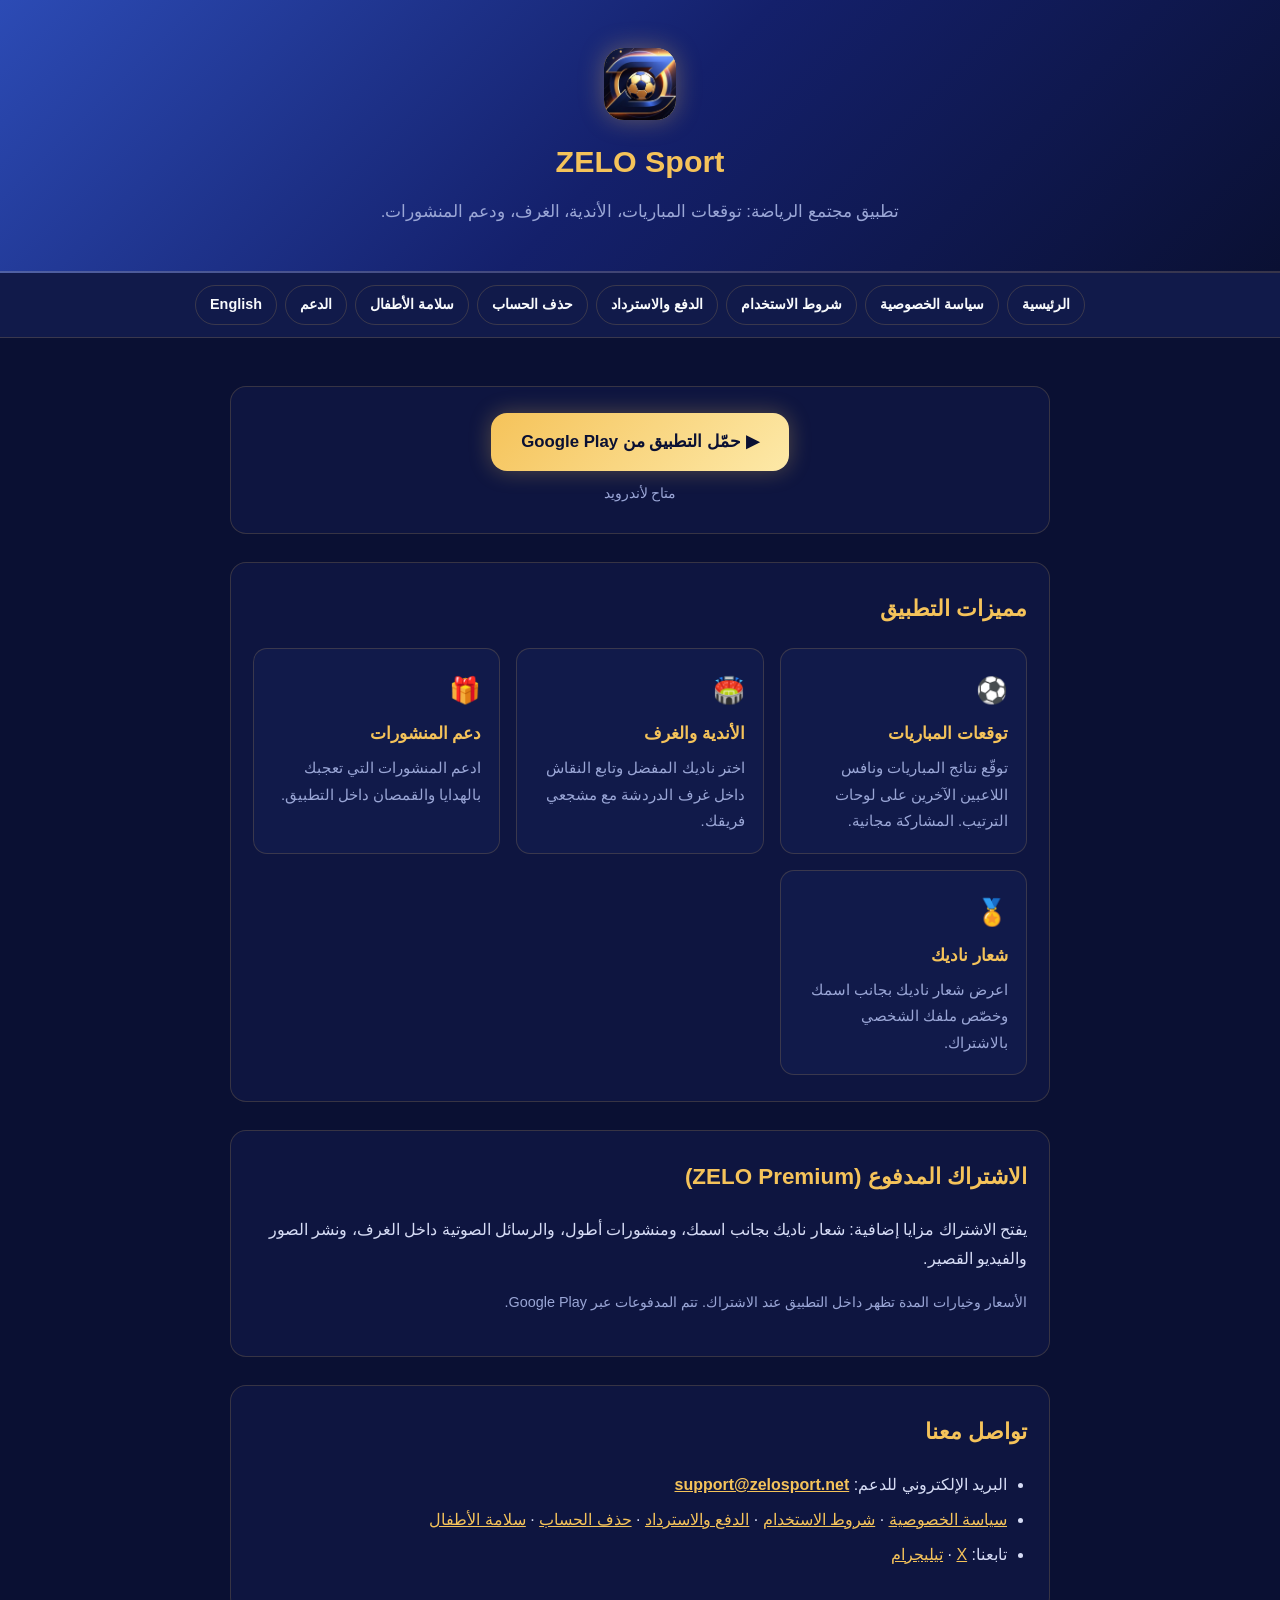
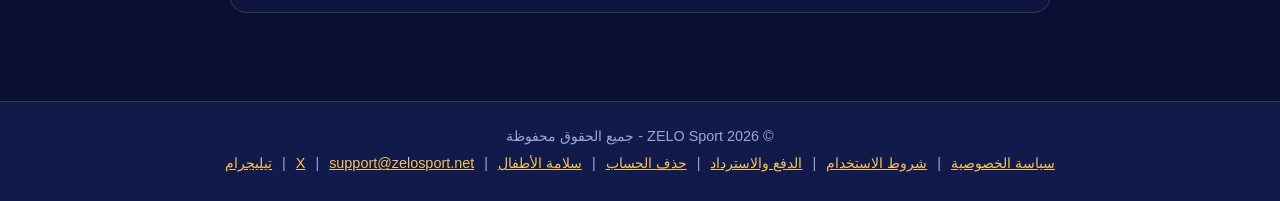
<file: index.html>
<!DOCTYPE html>
<html lang="ar" dir="rtl">
<head>
<meta charset="UTF-8">
<meta name="viewport" content="width=device-width, initial-scale=1.0">
<meta name="monetag" content="fd32c4043058c1253eafb8f09c22be37">
<title>ZELO Sport - الصفحة الرسمية</title>
<meta name="description" content="تطبيق مجتمع الرياضة: توقعات المباريات، الأندية، الغرف، ودعم المنشورات.">
<meta name="theme-color" content="#0a1033">
<link rel="canonical" href="https://zelosport.net/">
<link rel="alternate" hreflang="ar" href="https://zelosport.net/">
<link rel="alternate" hreflang="en" href="https://zelosport.net/index-en.html">
<link rel="icon" href="favicon.svg" type="image/svg+xml">
<meta property="og:type" content="website">
<meta property="og:site_name" content="ZELO Sport">
<meta property="og:title" content="ZELO Sport - الصفحة الرسمية">
<meta property="og:description" content="تطبيق مجتمع الرياضة: توقعات المباريات، الأندية، الغرف، ودعم المنشورات.">
<meta property="og:url" content="https://zelosport.net/">
<meta property="og:image" content="https://zelosport.net/king-logo.jpg">
<link rel="stylesheet" href="style.css">
</head>
<body>
<header>
<div class="logo"><img src="king-logo.jpg" alt="ZELO Sport" onerror="this.remove()">Z</div>
<h1>ZELO Sport</h1>
<p>تطبيق مجتمع الرياضة: توقعات المباريات، الأندية، الغرف، ودعم المنشورات.</p>
</header>
<nav class="toc">
<a href="index.html">الرئيسية</a><a href="privacy.html">سياسة الخصوصية</a><a href="terms.html">شروط الاستخدام</a><a href="refunds.html">الدفع والاسترداد</a><a href="delete-account.html">حذف الحساب</a><a href="child-safety.html">سلامة الأطفال</a><a href="mailto:support@zelosport.net">الدعم</a><a href="index-en.html" hreflang="en">English</a>
</nav>
<div class="container">
<section class="dl-box">
<a class="dl" href="https://play.google.com/store/apps/details?id=com.zelosport.app" target="_blank" rel="noopener">&#9654; حمّل التطبيق من Google Play</a>
<p class="muted">متاح لأندرويد</p>
</section>

<section id="features">
<h2>مميزات التطبيق</h2>
<div class="features">
<div class="card"><div class="icon">⚽</div><h3>توقعات المباريات</h3><p>توقّع نتائج المباريات ونافس اللاعبين الآخرين على لوحات الترتيب. المشاركة مجانية.</p></div>
<div class="card"><div class="icon">🏟️</div><h3>الأندية والغرف</h3><p>اختر ناديك المفضل وتابع النقاش داخل غرف الدردشة مع مشجعي فريقك.</p></div>
<div class="card"><div class="icon">🎁</div><h3>دعم المنشورات</h3><p>ادعم المنشورات التي تعجبك بالهدايا والقمصان داخل التطبيق.</p></div>
<div class="card"><div class="icon">🏅</div><h3>شعار ناديك</h3><p>اعرض شعار ناديك بجانب اسمك وخصّص ملفك الشخصي بالاشتراك.</p></div>
</div>
</section>
<section id="premium">
<h2>الاشتراك المدفوع (ZELO Premium)</h2>
<p>يفتح الاشتراك مزايا إضافية: شعار ناديك بجانب اسمك، ومنشورات أطول، والرسائل الصوتية داخل الغرف، ونشر الصور والفيديو القصير.</p>
<p class="muted">الأسعار وخيارات المدة تظهر داخل التطبيق عند الاشتراك. تتم المدفوعات عبر Google Play.</p>
</section>
<section id="contact">
<h2>تواصل معنا</h2>
<ul>
<li>البريد الإلكتروني للدعم: <a href="mailto:support@zelosport.net"><strong>support@zelosport.net</strong></a></li>
<li><a href="privacy.html">سياسة الخصوصية</a> · <a href="terms.html">شروط الاستخدام</a> · <a href="refunds.html">الدفع والاسترداد</a> · <a href="delete-account.html">حذف الحساب</a> · <a href="child-safety.html">سلامة الأطفال</a></li>
<li>تابعنا: <a href="https://x.com/Zelo_Sport" target="_blank" rel="noopener">X</a> · <a href="https://t.me/ZeloSport" target="_blank" rel="noopener">تيليجرام</a></li>
</ul>
</section>

</div>
<footer>
&copy; 2026 ZELO Sport - جميع الحقوق محفوظة<br>
<a href="privacy.html">سياسة الخصوصية</a> |
<a href="terms.html">شروط الاستخدام</a> |
<a href="refunds.html">الدفع والاسترداد</a> |
<a href="delete-account.html">حذف الحساب</a> |
<a href="child-safety.html">سلامة الأطفال</a> |
<a href="mailto:support@zelosport.net">support@zelosport.net</a> |
<a href="https://x.com/Zelo_Sport" target="_blank" rel="noopener">X</a> |
<a href="https://t.me/ZeloSport" target="_blank" rel="noopener">تيليجرام</a>
</footer>
</body>
</html>
</file>
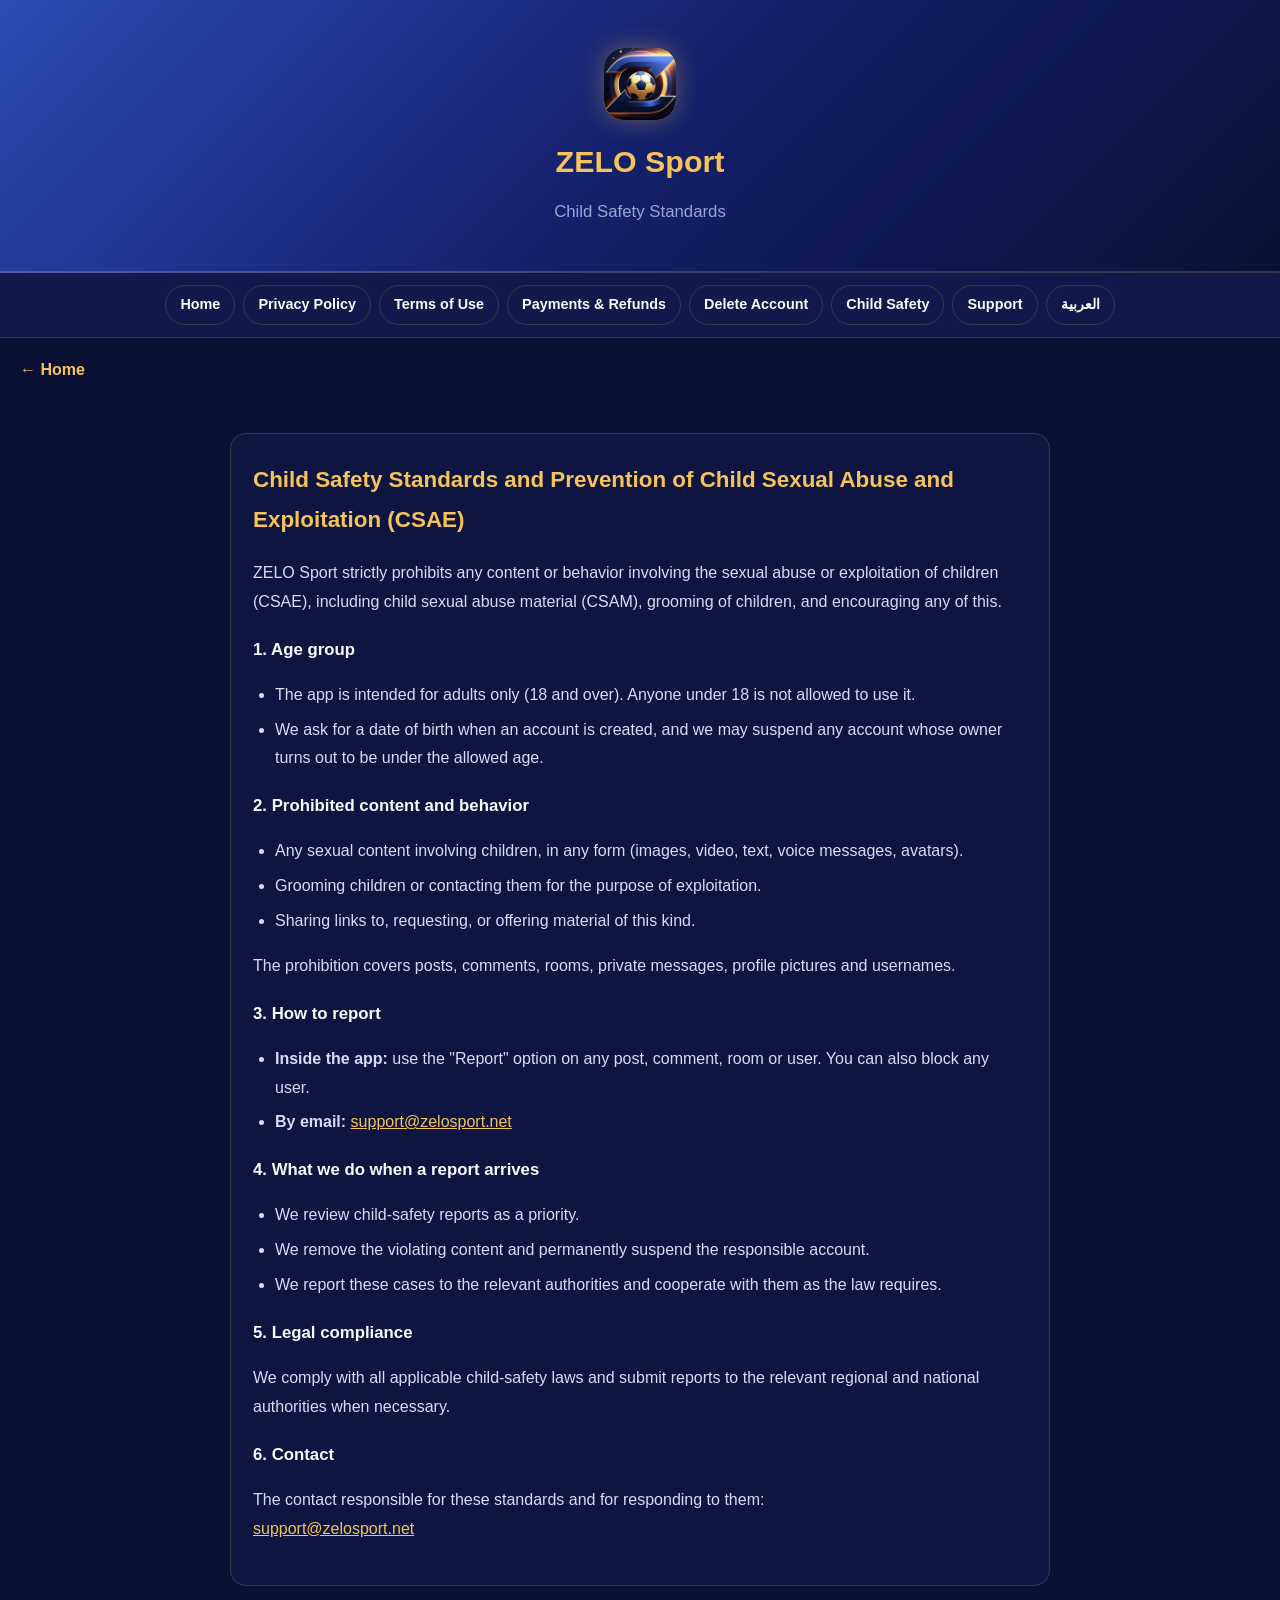
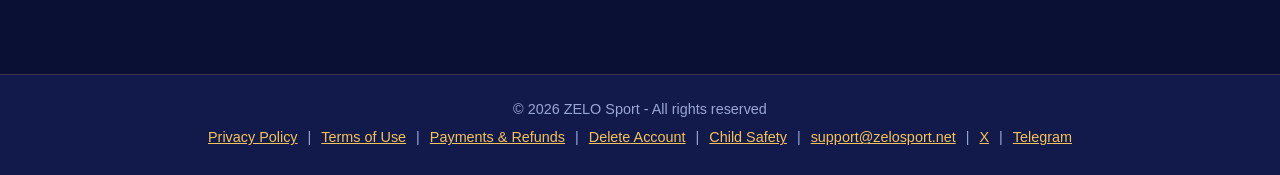
<file: child-safety-en.html>
<!DOCTYPE html>
<html lang="en" dir="ltr">
<head>
<meta charset="UTF-8">
<meta name="viewport" content="width=device-width, initial-scale=1.0">
<title>Child Safety Standards - ZELO Sport</title>
<meta name="description" content="ZELO Sport standards against child sexual abuse and exploitation (CSAE).">
<meta name="theme-color" content="#0a1033">
<link rel="canonical" href="https://zelosport.net/child-safety-en.html">
<link rel="alternate" hreflang="ar" href="https://zelosport.net/child-safety.html">
<link rel="alternate" hreflang="en" href="https://zelosport.net/child-safety-en.html">
<link rel="icon" href="favicon.svg" type="image/svg+xml">
<meta property="og:type" content="website">
<meta property="og:site_name" content="ZELO Sport">
<meta property="og:title" content="Child Safety Standards - ZELO Sport">
<meta property="og:description" content="ZELO Sport standards against child sexual abuse and exploitation (CSAE).">
<meta property="og:url" content="https://zelosport.net/child-safety-en.html">
<meta property="og:image" content="https://zelosport.net/king-logo.jpg">
<link rel="stylesheet" href="style.css">
</head>
<body>
<header>
<div class="logo"><img src="king-logo.jpg" alt="ZELO Sport" onerror="this.remove()">Z</div>
<h1>ZELO Sport</h1>
<p>Child Safety Standards</p>
</header>
<nav class="toc">
<a href="index-en.html">Home</a><a href="privacy-en.html">Privacy Policy</a><a href="terms-en.html">Terms of Use</a><a href="refunds-en.html">Payments &amp; Refunds</a><a href="delete-account-en.html">Delete Account</a><a href="child-safety-en.html">Child Safety</a><a href="mailto:support@zelosport.net">Support</a><a href="child-safety.html" hreflang="ar">العربية</a>
</nav>
<a class="back" href="index-en.html">← Home</a>
<div class="container">
<section>
<h2>Child Safety Standards and Prevention of Child Sexual Abuse and Exploitation (CSAE)</h2>

<p>ZELO Sport strictly prohibits any content or behavior involving the sexual abuse or exploitation of children (CSAE), including child sexual abuse material (CSAM), grooming of children, and encouraging any of this.</p>

<h3>1. Age group</h3>
<ul>
<li>The app is intended for adults only (18 and over). Anyone under 18 is not allowed to use it.</li>
<li>We ask for a date of birth when an account is created, and we may suspend any account whose owner turns out to be under the allowed age.</li>
</ul>

<h3>2. Prohibited content and behavior</h3>
<ul>
<li>Any sexual content involving children, in any form (images, video, text, voice messages, avatars).</li>
<li>Grooming children or contacting them for the purpose of exploitation.</li>
<li>Sharing links to, requesting, or offering material of this kind.</li>
</ul>
<p>The prohibition covers posts, comments, rooms, private messages, profile pictures and usernames.</p>

<h3>3. How to report</h3>
<ul>
<li><strong>Inside the app:</strong> use the "Report" option on any post, comment, room or user. You can also block any user.</li>
<li><strong>By email:</strong> <a href="mailto:support@zelosport.net">support@zelosport.net</a></li>
</ul>

<h3>4. What we do when a report arrives</h3>
<ul>
<li>We review child-safety reports as a priority.</li>
<li>We remove the violating content and permanently suspend the responsible account.</li>
<li>We report these cases to the relevant authorities and cooperate with them as the law requires.</li>
</ul>

<h3>5. Legal compliance</h3>
<p>We comply with all applicable child-safety laws and submit reports to the relevant regional and national authorities when necessary.</p>

<h3>6. Contact</h3>
<p>The contact responsible for these standards and for responding to them:<br>
<a href="mailto:support@zelosport.net">support@zelosport.net</a></p>
</section>
</div>
<footer>
&copy; 2026 ZELO Sport - All rights reserved<br>
<a href="privacy-en.html">Privacy Policy</a> |
<a href="terms-en.html">Terms of Use</a> |
<a href="refunds-en.html">Payments &amp; Refunds</a> |
<a href="delete-account-en.html">Delete Account</a> |
<a href="child-safety-en.html">Child Safety</a> |
<a href="mailto:support@zelosport.net">support@zelosport.net</a> |
<a href="https://x.com/Zelo_Sport" target="_blank" rel="noopener">X</a> |
<a href="https://t.me/ZeloSport" target="_blank" rel="noopener">Telegram</a>
</footer>
</body>
</html>
</file>
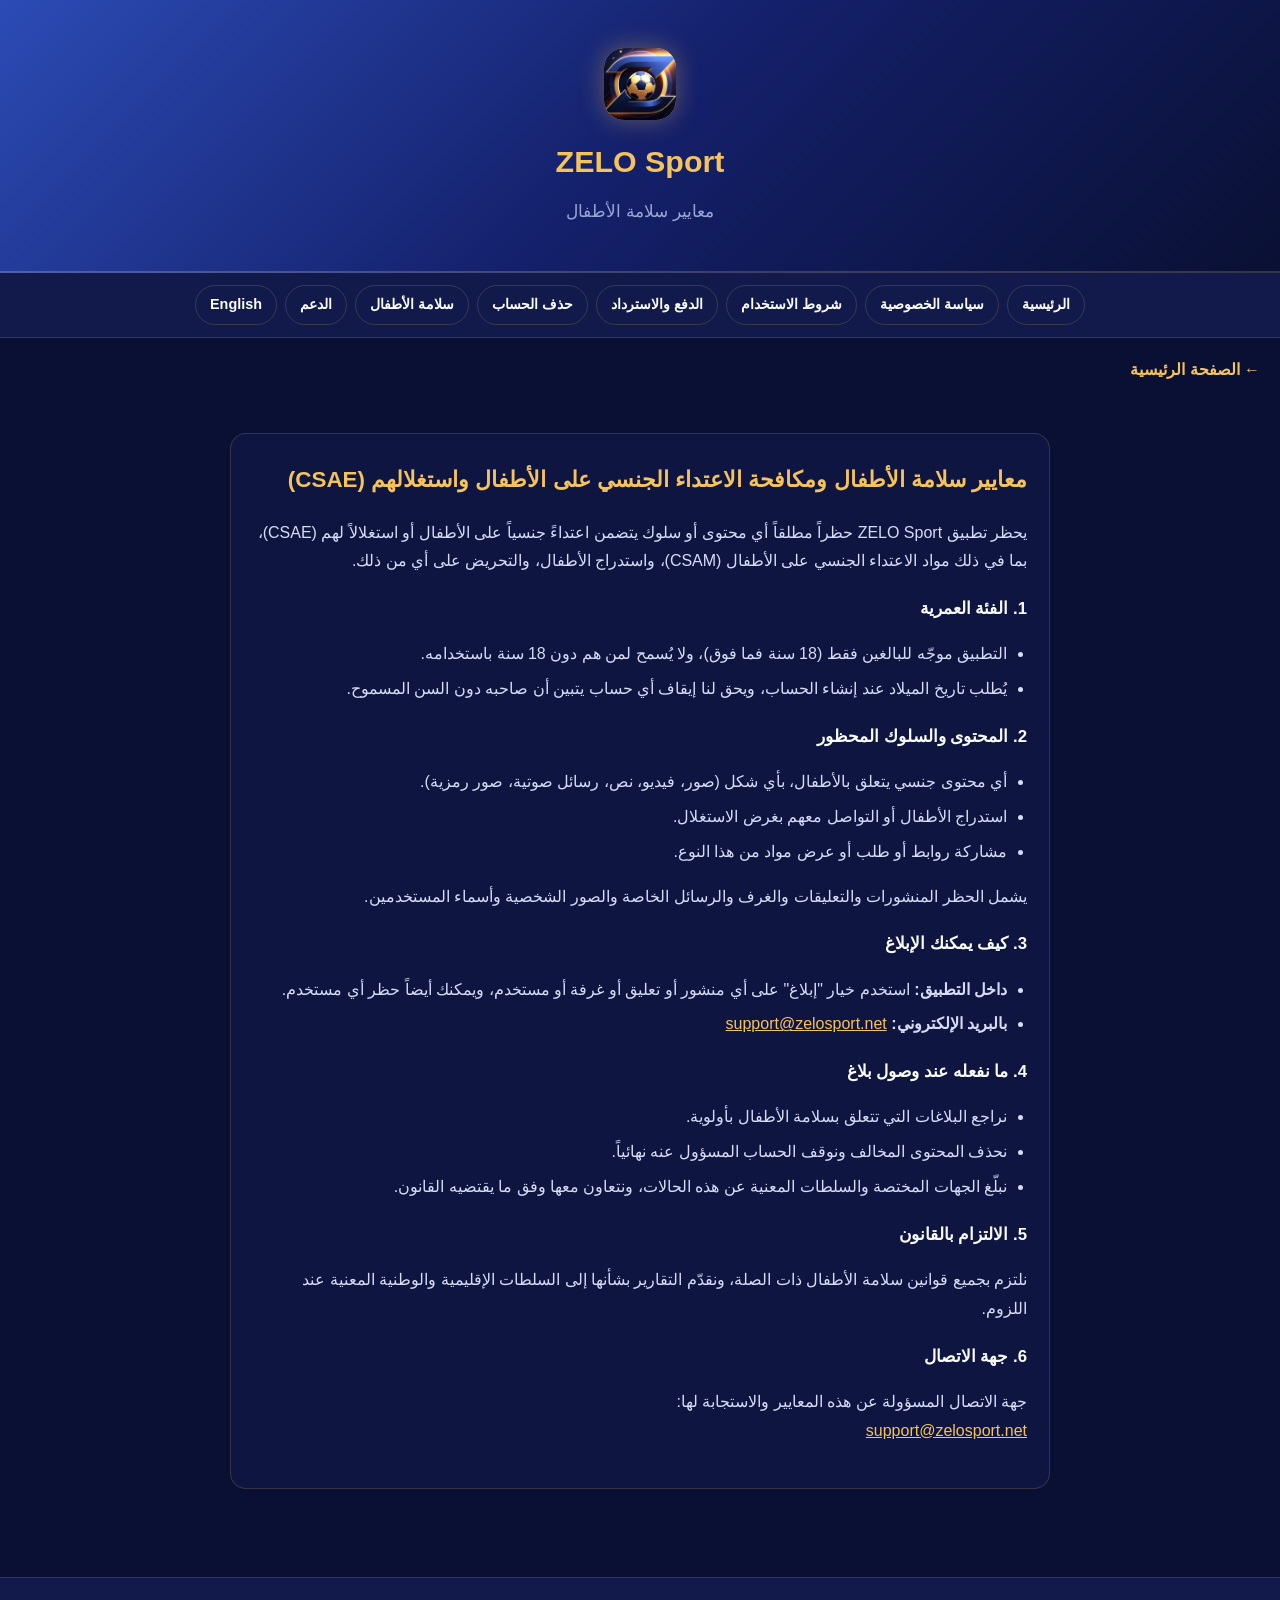
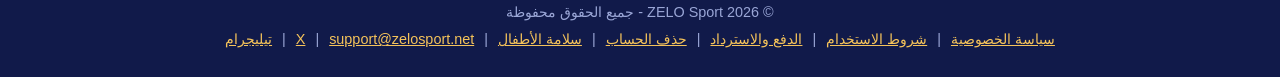
<file: child-safety.html>
<!DOCTYPE html>
<html lang="ar" dir="rtl">
<head>
<meta charset="UTF-8">
<meta name="viewport" content="width=device-width, initial-scale=1.0">
<title>معايير سلامة الأطفال - ZELO Sport</title>
<meta name="description" content="معايير ZELO Sport بشأن مكافحة الاعتداء الجنسي على الأطفال واستغلالهم (CSAE).">
<meta name="theme-color" content="#0a1033">
<link rel="canonical" href="https://zelosport.net/child-safety.html">
<link rel="alternate" hreflang="ar" href="https://zelosport.net/child-safety.html">
<link rel="alternate" hreflang="en" href="https://zelosport.net/child-safety-en.html">
<link rel="icon" href="favicon.svg" type="image/svg+xml">
<meta property="og:type" content="website">
<meta property="og:site_name" content="ZELO Sport">
<meta property="og:title" content="معايير سلامة الأطفال - ZELO Sport">
<meta property="og:description" content="معايير ZELO Sport بشأن مكافحة الاعتداء الجنسي على الأطفال واستغلالهم (CSAE).">
<meta property="og:url" content="https://zelosport.net/child-safety.html">
<meta property="og:image" content="https://zelosport.net/king-logo.jpg">
<link rel="stylesheet" href="style.css">
</head>
<body>
<header>
<div class="logo"><img src="king-logo.jpg" alt="ZELO Sport" onerror="this.remove()">Z</div>
<h1>ZELO Sport</h1>
<p>معايير سلامة الأطفال</p>
</header>
<nav class="toc">
<a href="index.html">الرئيسية</a><a href="privacy.html">سياسة الخصوصية</a><a href="terms.html">شروط الاستخدام</a><a href="refunds.html">الدفع والاسترداد</a><a href="delete-account.html">حذف الحساب</a><a href="child-safety.html">سلامة الأطفال</a><a href="mailto:support@zelosport.net">الدعم</a><a href="child-safety-en.html" hreflang="en">English</a>
</nav>
<a class="back" href="index.html">← الصفحة الرئيسية</a>
<div class="container">

<section>
<h2>معايير سلامة الأطفال ومكافحة الاعتداء الجنسي على الأطفال واستغلالهم (CSAE)</h2>

<p>يحظر تطبيق ZELO Sport حظراً مطلقاً أي محتوى أو سلوك يتضمن اعتداءً جنسياً على الأطفال أو استغلالاً لهم (CSAE)، بما في ذلك مواد الاعتداء الجنسي على الأطفال (CSAM)، واستدراج الأطفال، والتحريض على أي من ذلك.</p>

<h3>1. الفئة العمرية</h3>
<ul>
<li>التطبيق موجّه للبالغين فقط (18 سنة فما فوق)، ولا يُسمح لمن هم دون 18 سنة باستخدامه.</li>
<li>يُطلب تاريخ الميلاد عند إنشاء الحساب، ويحق لنا إيقاف أي حساب يتبين أن صاحبه دون السن المسموح.</li>
</ul>

<h3>2. المحتوى والسلوك المحظور</h3>
<ul>
<li>أي محتوى جنسي يتعلق بالأطفال، بأي شكل (صور، فيديو، نص، رسائل صوتية، صور رمزية).</li>
<li>استدراج الأطفال أو التواصل معهم بغرض الاستغلال.</li>
<li>مشاركة روابط أو طلب أو عرض مواد من هذا النوع.</li>
</ul>
<p>يشمل الحظر المنشورات والتعليقات والغرف والرسائل الخاصة والصور الشخصية وأسماء المستخدمين.</p>

<h3>3. كيف يمكنك الإبلاغ</h3>
<ul>
<li><strong>داخل التطبيق:</strong> استخدم خيار "إبلاغ" على أي منشور أو تعليق أو غرفة أو مستخدم، ويمكنك أيضاً حظر أي مستخدم.</li>
<li><strong>بالبريد الإلكتروني:</strong> <a href="mailto:support@zelosport.net">support@zelosport.net</a></li>
</ul>

<h3>4. ما نفعله عند وصول بلاغ</h3>
<ul>
<li>نراجع البلاغات التي تتعلق بسلامة الأطفال بأولوية.</li>
<li>نحذف المحتوى المخالف ونوقف الحساب المسؤول عنه نهائياً.</li>
<li>نبلّغ الجهات المختصة والسلطات المعنية عن هذه الحالات، ونتعاون معها وفق ما يقتضيه القانون.</li>
</ul>

<h3>5. الالتزام بالقانون</h3>
<p>نلتزم بجميع قوانين سلامة الأطفال ذات الصلة، ونقدّم التقارير بشأنها إلى السلطات الإقليمية والوطنية المعنية عند اللزوم.</p>

<h3>6. جهة الاتصال</h3>
<p>جهة الاتصال المسؤولة عن هذه المعايير والاستجابة لها:<br>
<a href="mailto:support@zelosport.net">support@zelosport.net</a></p>
</section>

</div>
<footer>
&copy; 2026 ZELO Sport - جميع الحقوق محفوظة<br>
<a href="privacy.html">سياسة الخصوصية</a> |
<a href="terms.html">شروط الاستخدام</a> |
<a href="refunds.html">الدفع والاسترداد</a> |
<a href="delete-account.html">حذف الحساب</a> |
<a href="child-safety.html">سلامة الأطفال</a> |
<a href="mailto:support@zelosport.net">support@zelosport.net</a> |
<a href="https://x.com/Zelo_Sport" target="_blank" rel="noopener">X</a> |
<a href="https://t.me/ZeloSport" target="_blank" rel="noopener">تيليجرام</a>
</footer>
</body>
</html>
</file>
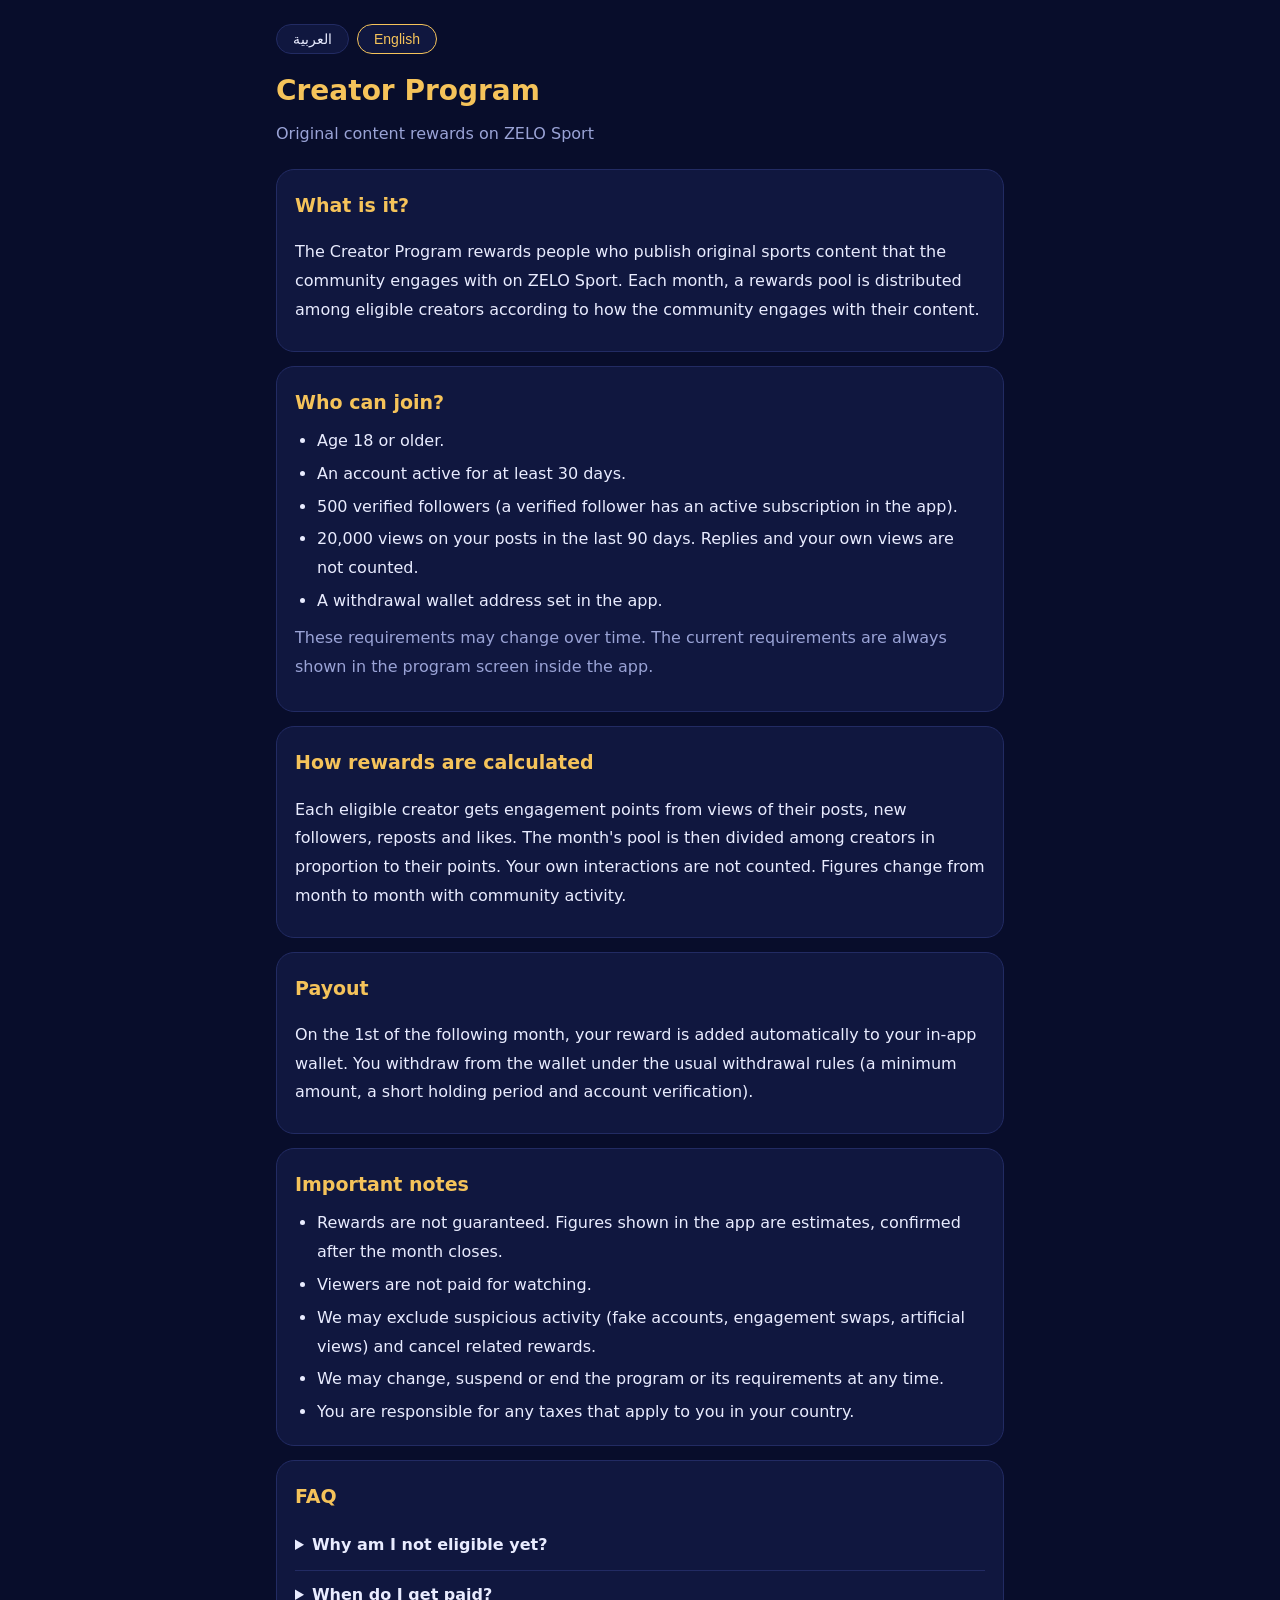
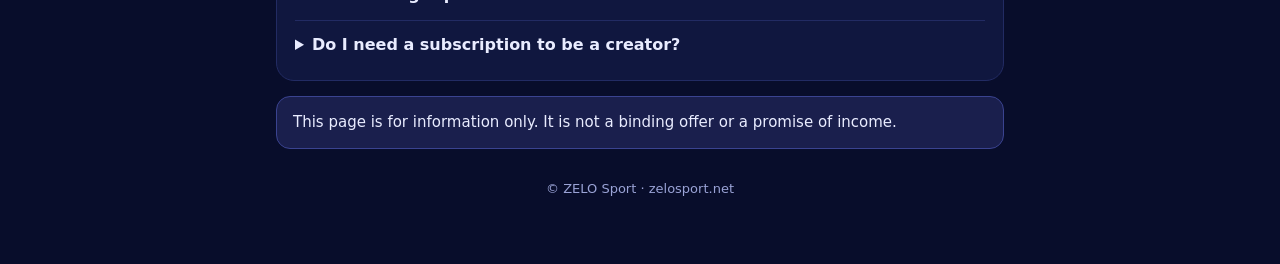
<file: creators.html>
<!doctype html>
<html lang="ar" dir="rtl">
<head>
<meta charset="utf-8">
<meta name="viewport" content="width=device-width, initial-scale=1">
<title>برنامج المبدعين | ZELO Sport</title>
<meta name="description" content="برنامج المبدعين في ZELO Sport: مكافآت للمحتوى الأصلي بحسب تفاعل الناس معه. الشروط وطريقة الحساب والدفع.">
<style>
:root{--bg:#080d2b;--card:#10173f;--line:#222b63;--gold:#f5c35a;--txt:#e9ecff;--mut:#9aa3d6}
*{box-sizing:border-box}
body{margin:0;background:var(--bg);color:var(--txt);font-family:system-ui,-apple-system,"Segoe UI",Tahoma,Arial,sans-serif;line-height:1.8}
.wrap{max-width:760px;margin:0 auto;padding:24px 16px 64px}
h1{color:var(--gold);font-size:28px;margin:8px 0 4px}
h2{color:var(--gold);font-size:19px;margin:0 0 8px}
p,li{color:var(--txt);font-size:16px}
.sub{color:var(--mut);margin:0 0 20px}
.card{background:var(--card);border:1px solid var(--line);border-radius:18px;padding:18px 18px 10px;margin:14px 0}
ul{margin:0 0 8px;padding-inline-start:22px}
li{margin:4px 0}
.note{background:#1a1f4d;border:1px solid #3a4390;border-radius:14px;padding:12px 16px;color:var(--txt);font-size:15px}
.lang{display:flex;gap:8px;margin-bottom:12px}
.lang button{background:var(--card);border:1px solid var(--line);color:var(--txt);border-radius:20px;padding:6px 16px;font-size:14px;cursor:pointer}
.lang button.on{border-color:var(--gold);color:var(--gold)}
details{border-top:1px solid var(--line);padding:10px 0}
details:first-of-type{border-top:0}
summary{cursor:pointer;font-weight:600}
footer{color:var(--mut);font-size:13px;margin-top:28px;text-align:center}
[hidden]{display:none!important}
</style>
</head>
<body>
<div class="wrap">
<div class="lang">
  <button id="bAr" class="on" type="button">العربية</button>
  <button id="bEn" type="button">English</button>
</div>

<!-- ============ العربية ============ -->
<div id="ar" lang="ar" dir="rtl">
  <h1>برنامج المبدعين</h1>
  <p class="sub">مكافآت للمحتوى الأصلي في ZELO Sport</p>

  <div class="card">
    <h2>ما هو البرنامج؟</h2>
    <p>برنامج المبدعين يكافئ من ينشرون محتوى رياضياً أصلياً يتفاعل معه الناس داخل ZELO Sport. تُوزَّع كل شهر مجموعة مكافآت على المبدعين المؤهلين بحسب تفاعل المجتمع مع محتواهم.</p>
  </div>

  <div class="card">
    <h2>من يمكنه الانضمام؟</h2>
    <ul>
      <li>عمر 18 سنة فأكثر.</li>
      <li>حساب نشط منذ 30 يوماً على الأقل.</li>
      <li>500 متابع موثّق (المتابع الموثّق هو من لديه اشتراك فعّال في التطبيق).</li>
      <li>20,000 مشاهدة لمنشوراتك خلال آخر 90 يوماً، ولا تُحتسب الردود ولا مشاهداتك لنفسك.</li>
      <li>إضافة عنوان محفظة السحب في التطبيق.</li>
    </ul>
    <p class="sub">قد تتغير هذه الشروط مع الوقت، والشروط المحدّثة تظهر دائماً داخل التطبيق في شاشة البرنامج.</p>
  </div>

  <div class="card">
    <h2>كيف تُحسب المكافآت؟</h2>
    <p>يُحسب لكل مبدع مؤهل «نقاط تفاعل» من مشاهدات منشوراته، والمتابعين الجدد، وإعادة النشر، والإعجابات. ثم تُقسَّم مجموعة الشهر بين المبدعين بنسبة نقاط كل واحد منهم. لا تُحتسب تفاعلاتك مع نفسك. تتغير الأرقام من شهر لآخر بحسب نشاط المجتمع.</p>
  </div>

  <div class="card">
    <h2>الدفع</h2>
    <p>في أول الشهر التالي تُضاف مكافأتك تلقائياً إلى محفظتك داخل التطبيق، وتسحبها من المحفظة وفق شروط السحب المعتادة (حد أدنى للسحب، وفترة تعليق قصيرة، والتحقق من الحساب).</p>
  </div>

  <div class="card">
    <h2>تنبيهات مهمة</h2>
    <ul>
      <li>المكافآت غير مضمونة، والأرقام المعروضة في التطبيق تقديرية وتتأكد بعد إغلاق الشهر.</li>
      <li>لا يُدفع للمشاهدين أي مقابل على المشاهدة.</li>
      <li>نحتفظ بحق استبعاد أي تفاعل مشبوه (حسابات وهمية، تبادل تفاعل، مشاهدات مصطنعة) وإلغاء المكافآت المرتبطة به.</li>
      <li>نحتفظ بحق تعديل البرنامج أو شروطه أو إيقافه في أي وقت.</li>
      <li>أنت مسؤول عن أي التزامات ضريبية تخصّك في بلدك.</li>
    </ul>
  </div>

  <div class="card">
    <h2>أسئلة شائعة</h2>
    <details><summary>لماذا لم أتأهل بعد؟</summary><p>افتح شاشة برنامج المبدعين من ملفك الشخصي (أيقونة 💰). ستجد كل شرط مع تقدّمك فيه.</p></details>
    <details><summary>متى تصل المكافأة؟</summary><p>تُضاف إلى محفظتك في أول كل شهر عن الشهر الذي سبقه.</p></details>
    <details><summary>هل أحتاج اشتراكاً لأكون مبدعاً؟</summary><p>الشرط وجود متابعين موثّقين، والسحب من المحفظة يتطلب حساباً موثّقاً بالاشتراك وفق شروط السحب.</p></details>
  </div>

  <p class="note">هذه الصفحة للتعريف بالبرنامج فقط، وليست عرضاً ملزماً أو وعداً بدخل.</p>
</div>

<!-- ============ English ============ -->
<div id="en" lang="en" dir="ltr" hidden>
  <h1>Creator Program</h1>
  <p class="sub">Original content rewards on ZELO Sport</p>

  <div class="card">
    <h2>What is it?</h2>
    <p>The Creator Program rewards people who publish original sports content that the community engages with on ZELO Sport. Each month, a rewards pool is distributed among eligible creators according to how the community engages with their content.</p>
  </div>

  <div class="card">
    <h2>Who can join?</h2>
    <ul>
      <li>Age 18 or older.</li>
      <li>An account active for at least 30 days.</li>
      <li>500 verified followers (a verified follower has an active subscription in the app).</li>
      <li>20,000 views on your posts in the last 90 days. Replies and your own views are not counted.</li>
      <li>A withdrawal wallet address set in the app.</li>
    </ul>
    <p class="sub">These requirements may change over time. The current requirements are always shown in the program screen inside the app.</p>
  </div>

  <div class="card">
    <h2>How rewards are calculated</h2>
    <p>Each eligible creator gets engagement points from views of their posts, new followers, reposts and likes. The month's pool is then divided among creators in proportion to their points. Your own interactions are not counted. Figures change from month to month with community activity.</p>
  </div>

  <div class="card">
    <h2>Payout</h2>
    <p>On the 1st of the following month, your reward is added automatically to your in-app wallet. You withdraw from the wallet under the usual withdrawal rules (a minimum amount, a short holding period and account verification).</p>
  </div>

  <div class="card">
    <h2>Important notes</h2>
    <ul>
      <li>Rewards are not guaranteed. Figures shown in the app are estimates, confirmed after the month closes.</li>
      <li>Viewers are not paid for watching.</li>
      <li>We may exclude suspicious activity (fake accounts, engagement swaps, artificial views) and cancel related rewards.</li>
      <li>We may change, suspend or end the program or its requirements at any time.</li>
      <li>You are responsible for any taxes that apply to you in your country.</li>
    </ul>
  </div>

  <div class="card">
    <h2>FAQ</h2>
    <details><summary>Why am I not eligible yet?</summary><p>Open the Creator Program screen from your profile (the 💰 icon). You will see each requirement and your progress.</p></details>
    <details><summary>When do I get paid?</summary><p>Rewards are added to your wallet on the 1st of each month for the previous month.</p></details>
    <details><summary>Do I need a subscription to be a creator?</summary><p>You need verified followers. Withdrawing from the wallet requires an account verified by subscription under the withdrawal rules.</p></details>
  </div>

  <p class="note">This page is for information only. It is not a binding offer or a promise of income.</p>
</div>

<footer>© ZELO Sport · zelosport.net</footer>
</div>
<script>
(function(){
  var ar=document.getElementById('ar'),en=document.getElementById('en'),bA=document.getElementById('bAr'),bE=document.getElementById('bEn');
  function set(l){
    var a=l==='ar';
    ar.hidden=!a;en.hidden=a;
    bA.className=a?'on':'';bE.className=a?'':'on';
    document.documentElement.lang=l;document.documentElement.dir=a?'rtl':'ltr';
  }
  bA.onclick=function(){set('ar')};bE.onclick=function(){set('en')};
  if(!/^ar/i.test(navigator.language||'ar'))set('en');
})();
</script>
</body>
</html>
</file>
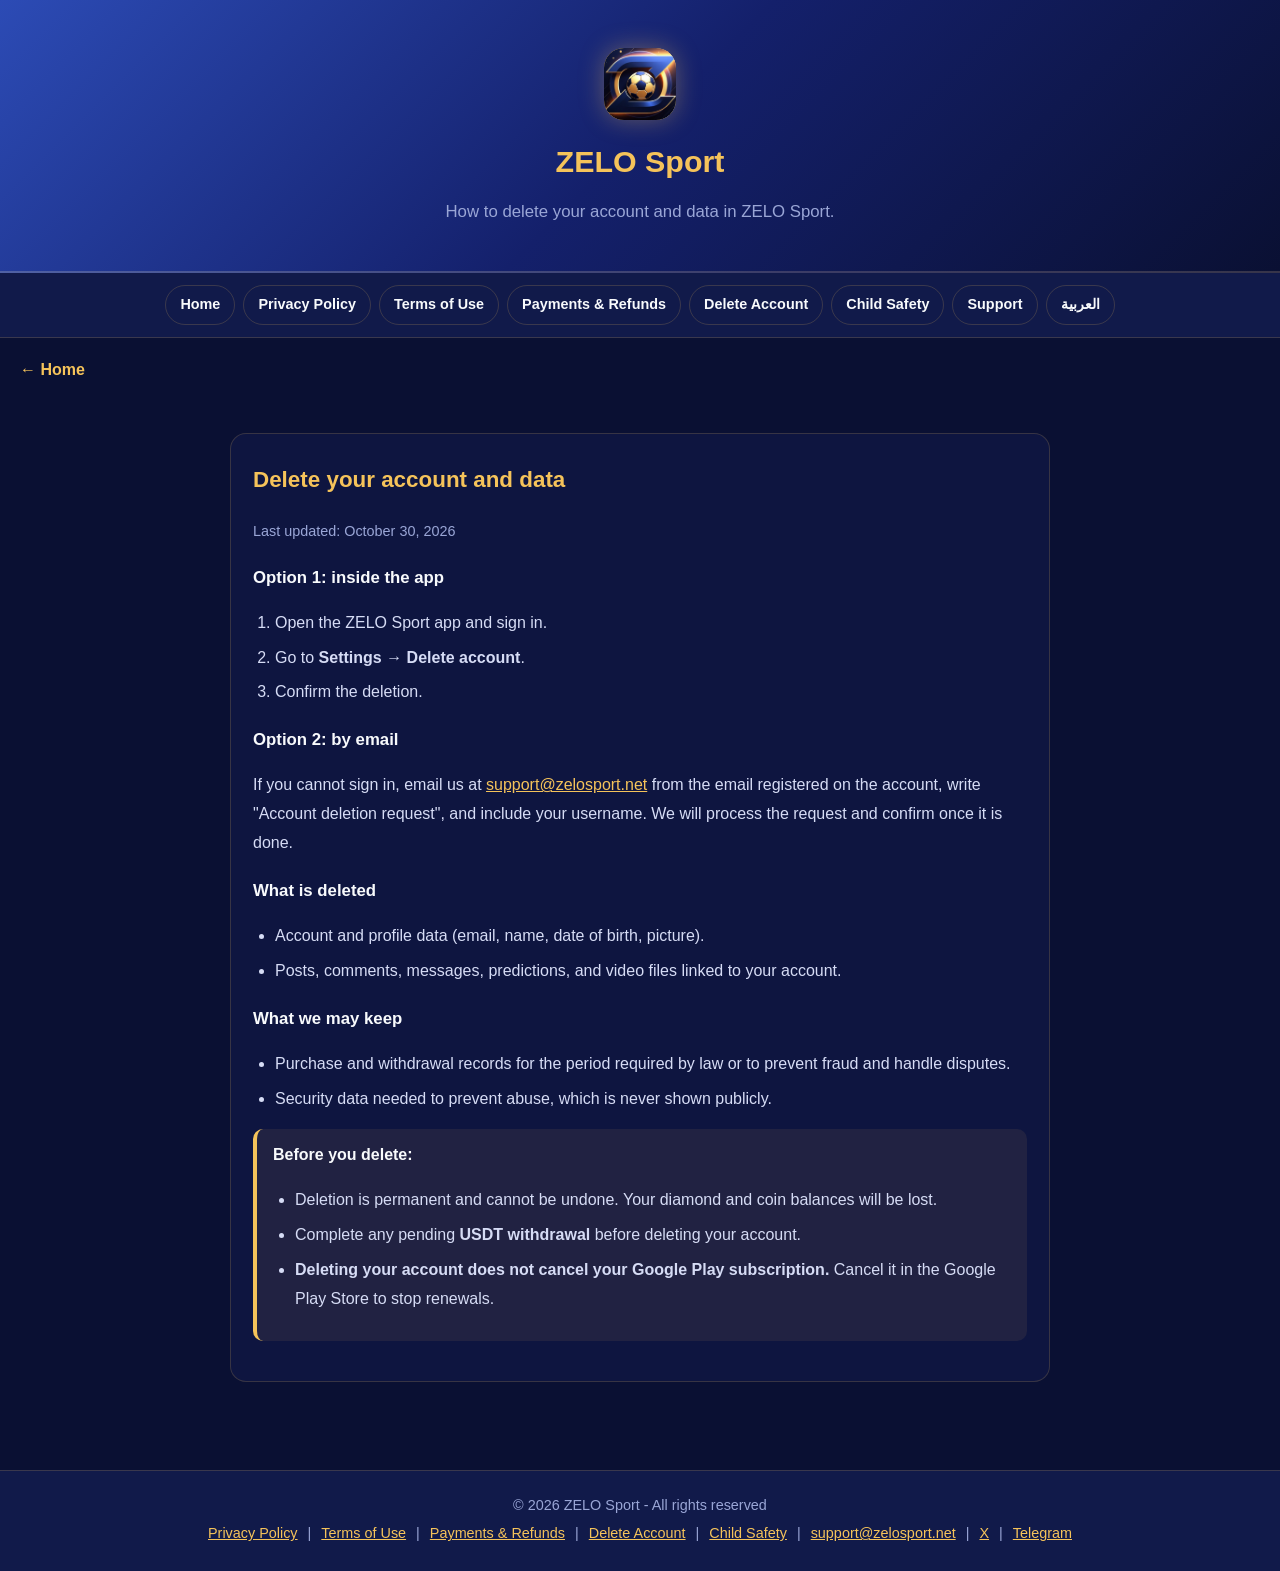
<file: delete-account-en.html>
<!DOCTYPE html>
<html lang="en" dir="ltr">
<head>
<meta charset="UTF-8">
<meta name="viewport" content="width=device-width, initial-scale=1.0">
<meta name="monetag" content="fd32c4043058c1253eafb8f09c22be37">
<title>Delete Account - ZELO Sport</title>
<meta name="description" content="How to delete your account and data in ZELO Sport.">
<meta name="theme-color" content="#0a1033">
<link rel="canonical" href="https://zelosport.net/delete-account-en.html">
<link rel="alternate" hreflang="ar" href="https://zelosport.net/delete-account.html">
<link rel="alternate" hreflang="en" href="https://zelosport.net/delete-account-en.html">
<link rel="icon" href="favicon.svg" type="image/svg+xml">
<meta property="og:type" content="website">
<meta property="og:site_name" content="ZELO Sport">
<meta property="og:title" content="Delete Account - ZELO Sport">
<meta property="og:description" content="How to delete your account and data in ZELO Sport.">
<meta property="og:url" content="https://zelosport.net/delete-account-en.html">
<meta property="og:image" content="https://zelosport.net/king-logo.jpg">
<link rel="stylesheet" href="style.css">
</head>
<body>
<header>
<div class="logo"><img src="king-logo.jpg" alt="ZELO Sport" onerror="this.remove()">Z</div>
<h1>ZELO Sport</h1>
<p>How to delete your account and data in ZELO Sport.</p>
</header>
<nav class="toc">
<a href="index-en.html">Home</a><a href="privacy-en.html">Privacy Policy</a><a href="terms-en.html">Terms of Use</a><a href="refunds-en.html">Payments &amp; Refunds</a><a href="delete-account-en.html">Delete Account</a><a href="child-safety-en.html">Child Safety</a><a href="mailto:support@zelosport.net">Support</a><a href="delete-account.html" hreflang="ar">العربية</a>
</nav>
<a class="back" href="index-en.html">← Home</a>
<div class="container">

<section>
<h2>Delete your account and data</h2>
<p class="muted">Last updated: October 30, 2026</p>

<h3>Option 1: inside the app</h3>
<ol>
<li>Open the ZELO Sport app and sign in.</li>
<li>Go to <strong>Settings</strong> → <strong>Delete account</strong>.</li>
<li>Confirm the deletion.</li>
</ol>

<h3>Option 2: by email</h3>
<p>If you cannot sign in, email us at <a href="mailto:support@zelosport.net">support@zelosport.net</a> from the email registered on the account, write "Account deletion request", and include your username. We will process the request and confirm once it is done.</p>

<h3>What is deleted</h3>
<ul>
<li>Account and profile data (email, name, date of birth, picture).</li>
<li>Posts, comments, messages, predictions, and video files linked to your account.</li>
</ul>

<h3>What we may keep</h3>
<ul>
<li>Purchase and withdrawal records for the period required by law or to prevent fraud and handle disputes.</li>
<li>Security data needed to prevent abuse, which is never shown publicly.</li>
</ul>

<div class="notice">
<strong>Before you delete:</strong>
<ul>
<li>Deletion is permanent and cannot be undone. Your diamond and coin balances will be lost.</li>
<li>Complete any pending <strong>USDT withdrawal</strong> before deleting your account.</li>
<li><strong>Deleting your account does not cancel your Google Play subscription.</strong> Cancel it in the Google Play Store to stop renewals.</li>
</ul>
</div>
</section>

</div>
<footer>
&copy; 2026 ZELO Sport - All rights reserved<br>
<a href="privacy-en.html">Privacy Policy</a> |
<a href="terms-en.html">Terms of Use</a> |
<a href="refunds-en.html">Payments &amp; Refunds</a> |
<a href="delete-account-en.html">Delete Account</a> |
<a href="child-safety-en.html">Child Safety</a> |
<a href="mailto:support@zelosport.net">support@zelosport.net</a> |
<a href="https://x.com/Zelo_Sport" target="_blank" rel="noopener">X</a> |
<a href="https://t.me/ZeloSport" target="_blank" rel="noopener">Telegram</a>
</footer>
</body>
</html>
</file>
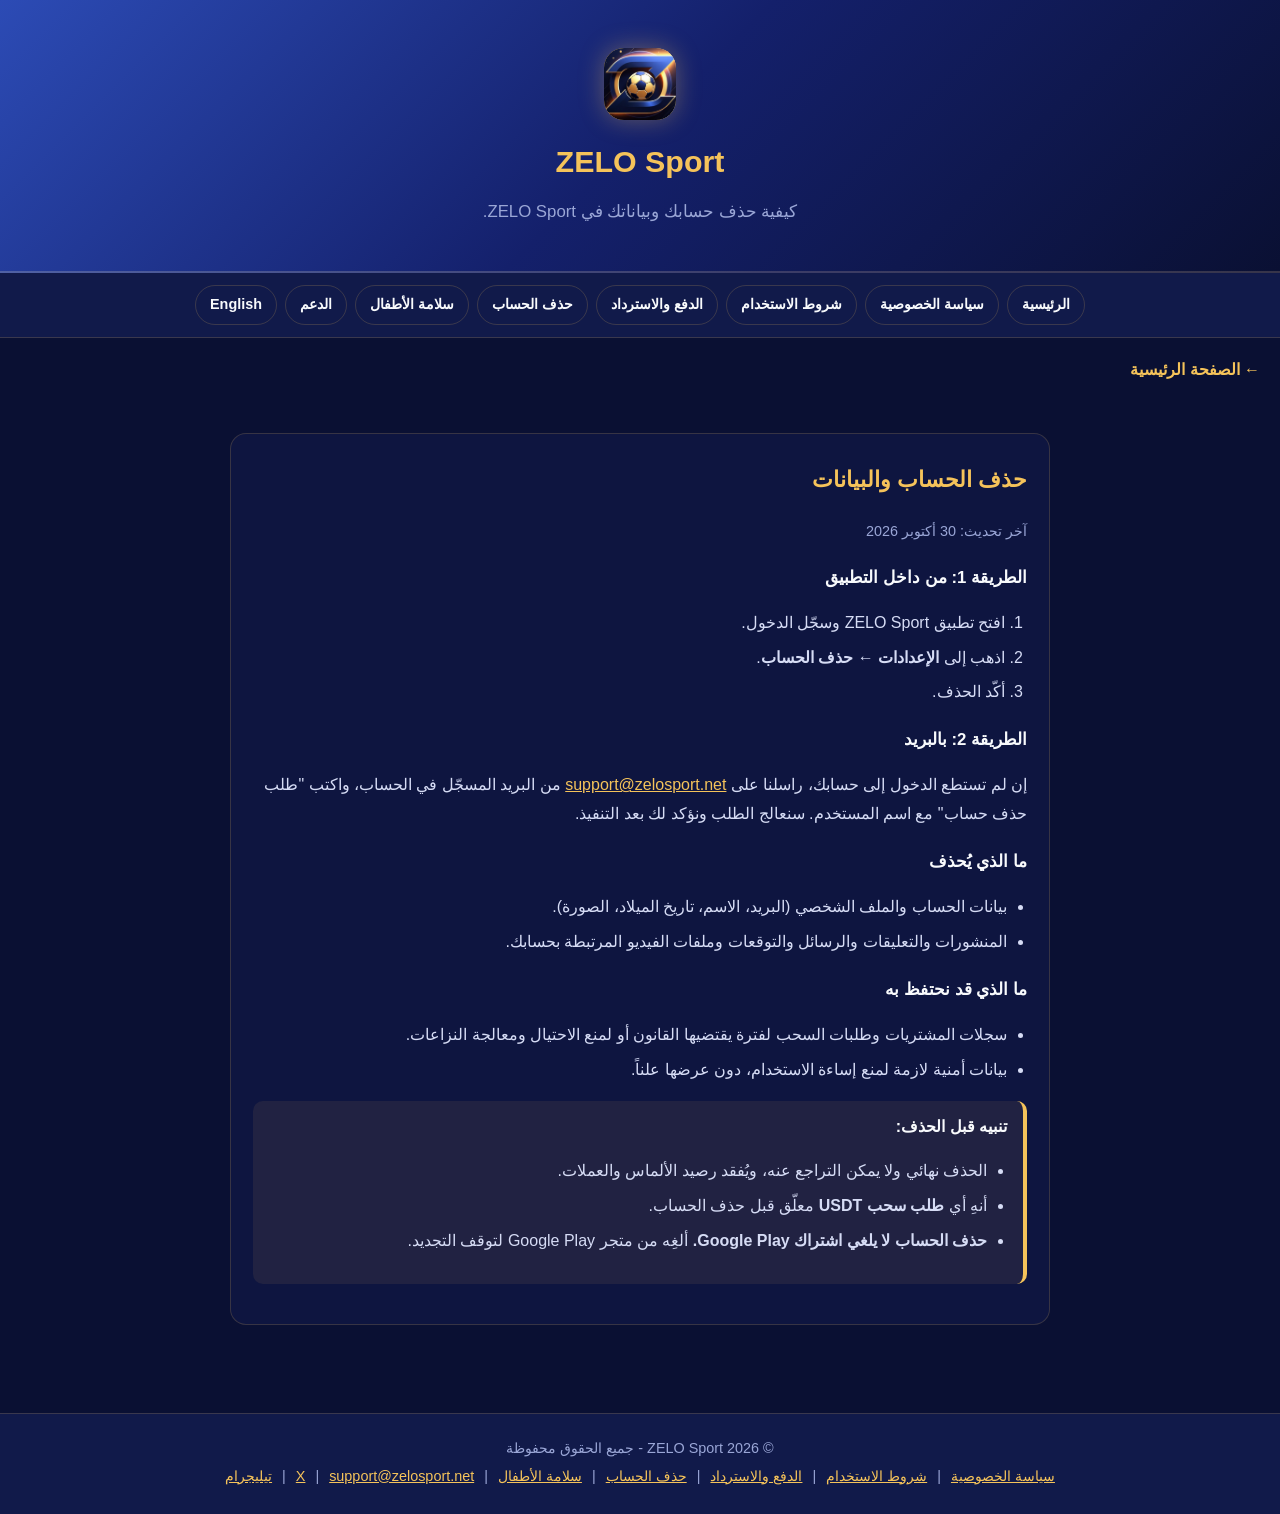
<file: delete-account.html>
<!DOCTYPE html>
<html lang="ar" dir="rtl">
<head>
<meta charset="UTF-8">
<meta name="viewport" content="width=device-width, initial-scale=1.0">
<meta name="monetag" content="fd32c4043058c1253eafb8f09c22be37">
<title>حذف الحساب - ZELO Sport</title>
<meta name="description" content="كيفية حذف حسابك وبياناتك في ZELO Sport.">
<meta name="theme-color" content="#0a1033">
<link rel="canonical" href="https://zelosport.net/delete-account.html">
<link rel="alternate" hreflang="ar" href="https://zelosport.net/delete-account.html">
<link rel="alternate" hreflang="en" href="https://zelosport.net/delete-account-en.html">
<link rel="icon" href="favicon.svg" type="image/svg+xml">
<meta property="og:type" content="website">
<meta property="og:site_name" content="ZELO Sport">
<meta property="og:title" content="حذف الحساب - ZELO Sport">
<meta property="og:description" content="كيفية حذف حسابك وبياناتك في ZELO Sport.">
<meta property="og:url" content="https://zelosport.net/delete-account.html">
<meta property="og:image" content="https://zelosport.net/king-logo.jpg">
<link rel="stylesheet" href="style.css">
</head>
<body>
<header>
<div class="logo"><img src="king-logo.jpg" alt="ZELO Sport" onerror="this.remove()">Z</div>
<h1>ZELO Sport</h1>
<p>كيفية حذف حسابك وبياناتك في ZELO Sport.</p>
</header>
<nav class="toc">
<a href="index.html">الرئيسية</a><a href="privacy.html">سياسة الخصوصية</a><a href="terms.html">شروط الاستخدام</a><a href="refunds.html">الدفع والاسترداد</a><a href="delete-account.html">حذف الحساب</a><a href="child-safety.html">سلامة الأطفال</a><a href="mailto:support@zelosport.net">الدعم</a><a href="delete-account-en.html" hreflang="en">English</a>
</nav>
<a class="back" href="index.html">← الصفحة الرئيسية</a>
<div class="container">

<section>
<h2>حذف الحساب والبيانات</h2>
<p class="muted">آخر تحديث: 30 أكتوبر 2026</p>

<h3>الطريقة 1: من داخل التطبيق</h3>
<ol>
<li>افتح تطبيق ZELO Sport وسجّل الدخول.</li>
<li>اذهب إلى <strong>الإعدادات</strong> ← <strong>حذف الحساب</strong>.</li>
<li>أكّد الحذف.</li>
</ol>

<h3>الطريقة 2: بالبريد</h3>
<p>إن لم تستطع الدخول إلى حسابك، راسلنا على <a href="mailto:support@zelosport.net">support@zelosport.net</a> من البريد المسجّل في الحساب، واكتب "طلب حذف حساب" مع اسم المستخدم. سنعالج الطلب ونؤكد لك بعد التنفيذ.</p>

<h3>ما الذي يُحذف</h3>
<ul>
<li>بيانات الحساب والملف الشخصي (البريد، الاسم، تاريخ الميلاد، الصورة).</li>
<li>المنشورات والتعليقات والرسائل والتوقعات وملفات الفيديو المرتبطة بحسابك.</li>
</ul>

<h3>ما الذي قد نحتفظ به</h3>
<ul>
<li>سجلات المشتريات وطلبات السحب لفترة يقتضيها القانون أو لمنع الاحتيال ومعالجة النزاعات.</li>
<li>بيانات أمنية لازمة لمنع إساءة الاستخدام، دون عرضها علناً.</li>
</ul>

<div class="notice">
<strong>تنبيه قبل الحذف:</strong>
<ul>
<li>الحذف نهائي ولا يمكن التراجع عنه، ويُفقد رصيد الألماس والعملات.</li>
<li>أنهِ أي <strong>طلب سحب USDT</strong> معلّق قبل حذف الحساب.</li>
<li><strong>حذف الحساب لا يلغي اشتراك Google Play.</strong> ألغِه من متجر Google Play لتوقف التجديد.</li>
</ul>
</div>
</section>

</div>
<footer>
&copy; 2026 ZELO Sport - جميع الحقوق محفوظة<br>
<a href="privacy.html">سياسة الخصوصية</a> |
<a href="terms.html">شروط الاستخدام</a> |
<a href="refunds.html">الدفع والاسترداد</a> |
<a href="delete-account.html">حذف الحساب</a> |
<a href="child-safety.html">سلامة الأطفال</a> |
<a href="mailto:support@zelosport.net">support@zelosport.net</a> |
<a href="https://x.com/Zelo_Sport" target="_blank" rel="noopener">X</a> |
<a href="https://t.me/ZeloSport" target="_blank" rel="noopener">تيليجرام</a>
</footer>
</body>
</html>
</file>
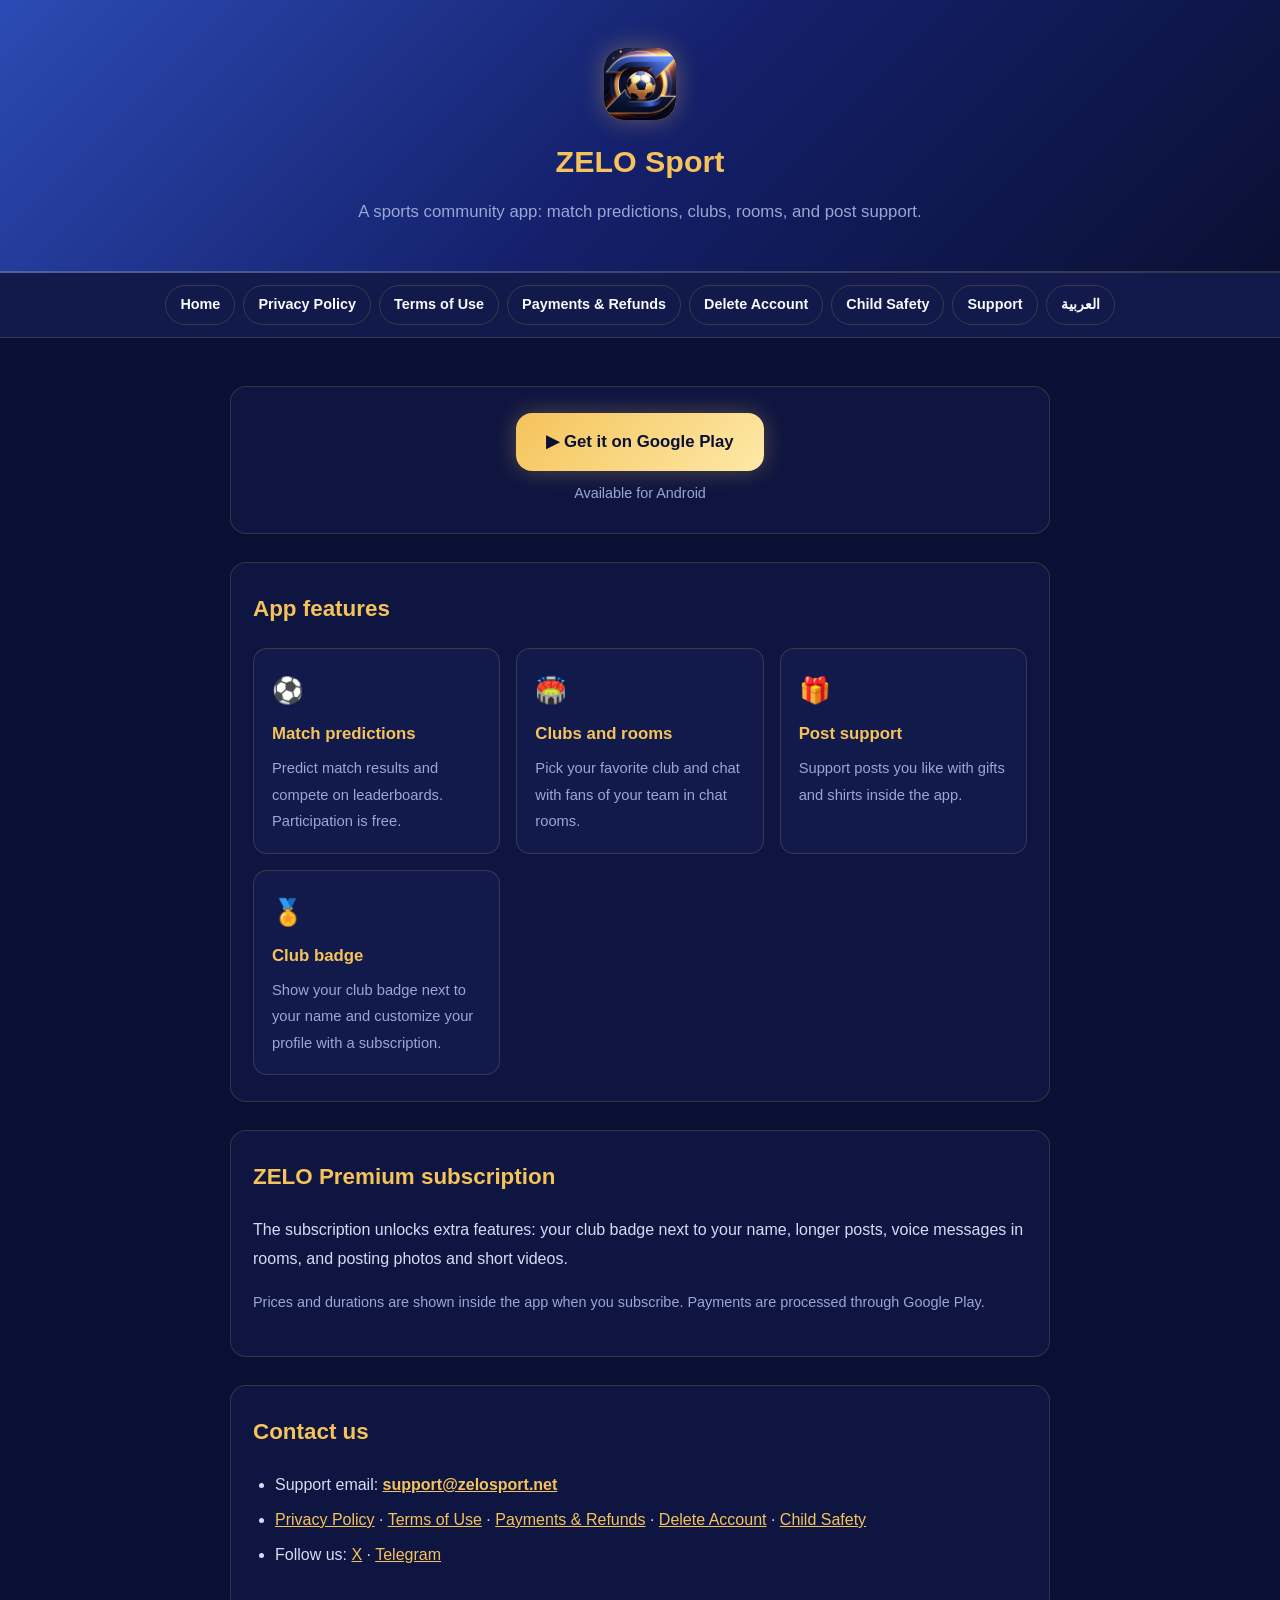
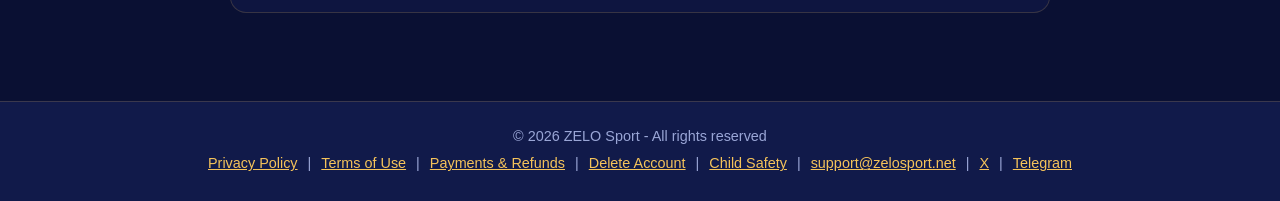
<file: index-en.html>
<!DOCTYPE html>
<html lang="en" dir="ltr">
<head>
<meta charset="UTF-8">
<meta name="viewport" content="width=device-width, initial-scale=1.0">
<meta name="monetag" content="fd32c4043058c1253eafb8f09c22be37">
<title>ZELO Sport - Official Page</title>
<meta name="description" content="A sports community app: match predictions, clubs, rooms, and post support.">
<meta name="theme-color" content="#0a1033">
<link rel="canonical" href="https://zelosport.net/index-en.html">
<link rel="alternate" hreflang="ar" href="https://zelosport.net/">
<link rel="alternate" hreflang="en" href="https://zelosport.net/index-en.html">
<link rel="icon" href="favicon.svg" type="image/svg+xml">
<meta property="og:type" content="website">
<meta property="og:site_name" content="ZELO Sport">
<meta property="og:title" content="ZELO Sport - Official Page">
<meta property="og:description" content="A sports community app: match predictions, clubs, rooms, and post support.">
<meta property="og:url" content="https://zelosport.net/index-en.html">
<meta property="og:image" content="https://zelosport.net/king-logo.jpg">
<link rel="stylesheet" href="style.css">
</head>
<body>
<header>
<div class="logo"><img src="king-logo.jpg" alt="ZELO Sport" onerror="this.remove()">Z</div>
<h1>ZELO Sport</h1>
<p>A sports community app: match predictions, clubs, rooms, and post support.</p>
</header>
<nav class="toc">
<a href="index-en.html">Home</a><a href="privacy-en.html">Privacy Policy</a><a href="terms-en.html">Terms of Use</a><a href="refunds-en.html">Payments &amp; Refunds</a><a href="delete-account-en.html">Delete Account</a><a href="child-safety-en.html">Child Safety</a><a href="mailto:support@zelosport.net">Support</a><a href="index.html" hreflang="ar">العربية</a>
</nav>
<div class="container">
<section class="dl-box">
<a class="dl" href="https://play.google.com/store/apps/details?id=com.zelosport.app" target="_blank" rel="noopener">&#9654; Get it on Google Play</a>
<p class="muted">Available for Android</p>
</section>

<section>
<h2>App features</h2>
<div class="features">
<div class="card"><div class="icon">⚽</div><h3>Match predictions</h3><p>Predict match results and compete on leaderboards. Participation is free.</p></div>
<div class="card"><div class="icon">🏟️</div><h3>Clubs and rooms</h3><p>Pick your favorite club and chat with fans of your team in chat rooms.</p></div>
<div class="card"><div class="icon">🎁</div><h3>Post support</h3><p>Support posts you like with gifts and shirts inside the app.</p></div>
<div class="card"><div class="icon">🏅</div><h3>Club badge</h3><p>Show your club badge next to your name and customize your profile with a subscription.</p></div>
</div>
</section>
<section>
<h2>ZELO Premium subscription</h2>
<p>The subscription unlocks extra features: your club badge next to your name, longer posts, voice messages in rooms, and posting photos and short videos.</p>
<p class="muted">Prices and durations are shown inside the app when you subscribe. Payments are processed through Google Play.</p>
</section>
<section>
<h2>Contact us</h2>
<ul>
<li>Support email: <a href="mailto:support@zelosport.net"><strong>support@zelosport.net</strong></a></li>
<li><a href="privacy-en.html">Privacy Policy</a> · <a href="terms-en.html">Terms of Use</a> · <a href="refunds-en.html">Payments &amp; Refunds</a> · <a href="delete-account-en.html">Delete Account</a> · <a href="child-safety-en.html">Child Safety</a></li>
<li>Follow us: <a href="https://x.com/Zelo_Sport" target="_blank" rel="noopener">X</a> · <a href="https://t.me/ZeloSport" target="_blank" rel="noopener">Telegram</a></li>
</ul>
</section>

</div>
<footer>
&copy; 2026 ZELO Sport - All rights reserved<br>
<a href="privacy-en.html">Privacy Policy</a> |
<a href="terms-en.html">Terms of Use</a> |
<a href="refunds-en.html">Payments &amp; Refunds</a> |
<a href="delete-account-en.html">Delete Account</a> |
<a href="child-safety-en.html">Child Safety</a> |
<a href="mailto:support@zelosport.net">support@zelosport.net</a> |
<a href="https://x.com/Zelo_Sport" target="_blank" rel="noopener">X</a> |
<a href="https://t.me/ZeloSport" target="_blank" rel="noopener">Telegram</a>
</footer>
</body>
</html>
</file>
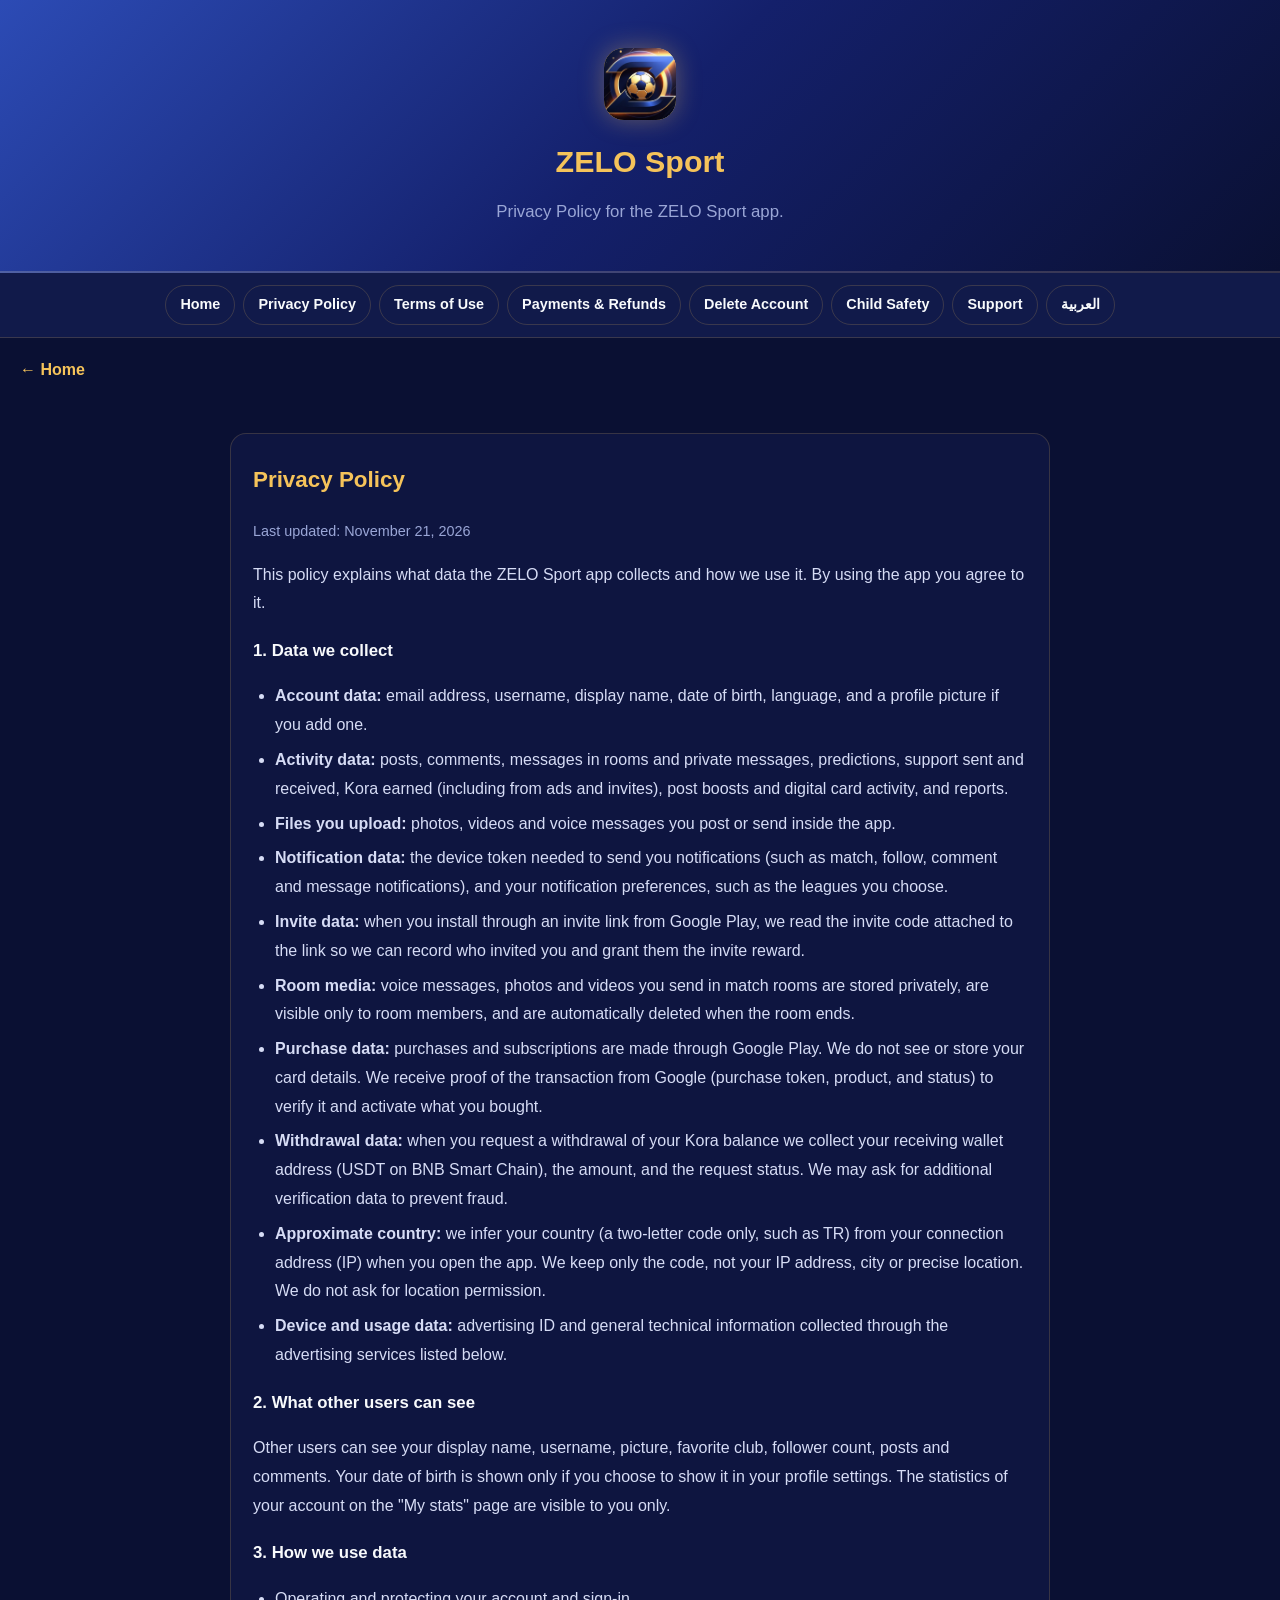
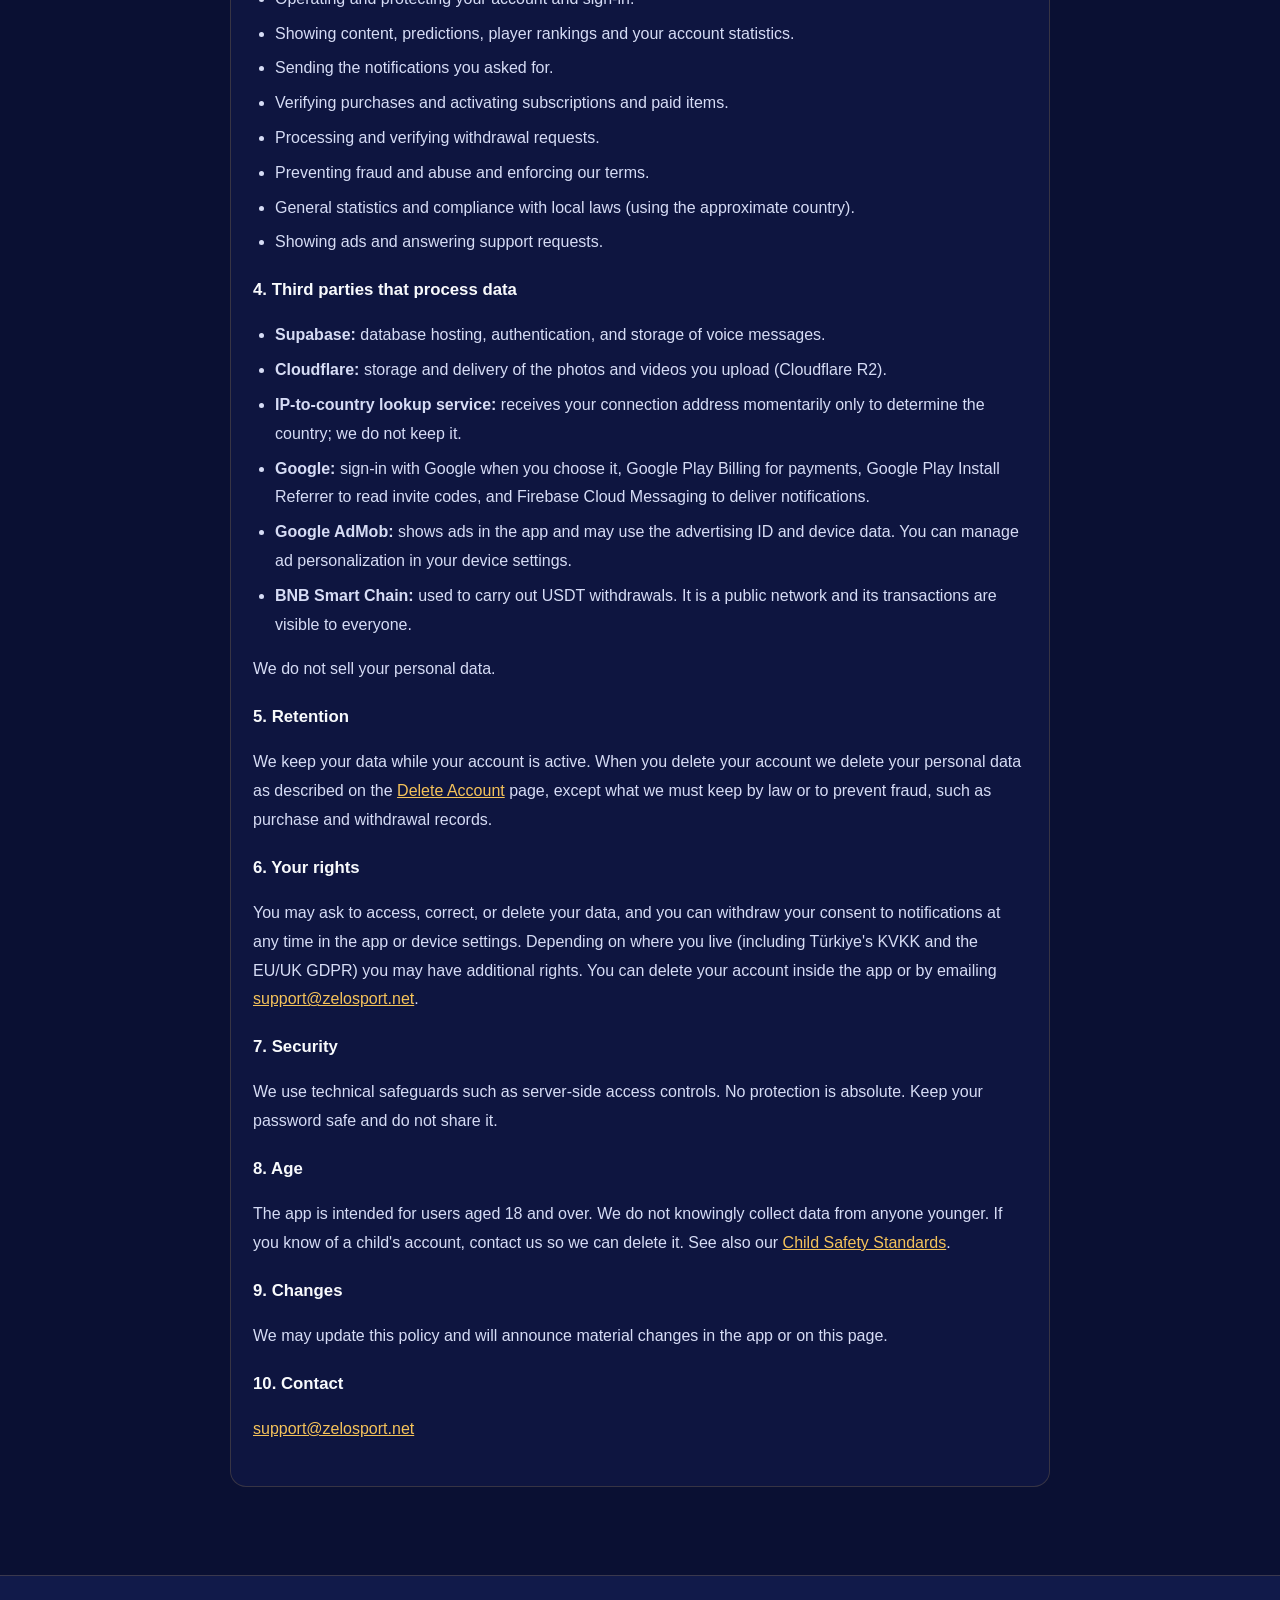
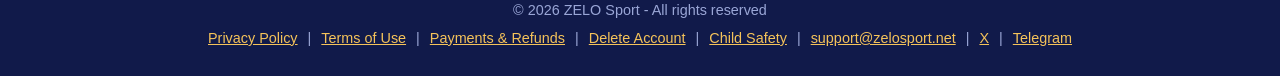
<file: privacy-en.html>
<!DOCTYPE html>
<html lang="en" dir="ltr">
<head>
<meta charset="UTF-8">
<meta name="viewport" content="width=device-width, initial-scale=1.0">
<meta name="monetag" content="fd32c4043058c1253eafb8f09c22be37">
<title>Privacy Policy - ZELO Sport</title>
<meta name="description" content="Privacy Policy for the ZELO Sport app.">
<meta name="theme-color" content="#0a1033">
<link rel="canonical" href="https://zelosport.net/privacy-en.html">
<link rel="alternate" hreflang="ar" href="https://zelosport.net/privacy.html">
<link rel="alternate" hreflang="en" href="https://zelosport.net/privacy-en.html">
<link rel="icon" href="favicon.svg" type="image/svg+xml">
<meta property="og:type" content="website">
<meta property="og:site_name" content="ZELO Sport">
<meta property="og:title" content="Privacy Policy - ZELO Sport">
<meta property="og:description" content="Privacy Policy for the ZELO Sport app.">
<meta property="og:url" content="https://zelosport.net/privacy-en.html">
<meta property="og:image" content="https://zelosport.net/king-logo.jpg">
<link rel="stylesheet" href="style.css">
</head>
<body>
<header>
<div class="logo"><img src="king-logo.jpg" alt="ZELO Sport" onerror="this.remove()">Z</div>
<h1>ZELO Sport</h1>
<p>Privacy Policy for the ZELO Sport app.</p>
</header>
<nav class="toc">
<a href="index-en.html">Home</a><a href="privacy-en.html">Privacy Policy</a><a href="terms-en.html">Terms of Use</a><a href="refunds-en.html">Payments &amp; Refunds</a><a href="delete-account-en.html">Delete Account</a><a href="child-safety-en.html">Child Safety</a><a href="mailto:support@zelosport.net">Support</a><a href="privacy.html" hreflang="ar">العربية</a>
</nav>
<a class="back" href="index-en.html">← Home</a>
<div class="container">
<section>
<h2>Privacy Policy</h2>
<p class="muted">Last updated: November 21, 2026</p>
<p>This policy explains what data the ZELO Sport app collects and how we use it. By using the app you agree to it.</p>

<h3>1. Data we collect</h3>
<ul>
<li><strong>Account data:</strong> email address, username, display name, date of birth, language, and a profile picture if you add one.</li>
<li><strong>Activity data:</strong> posts, comments, messages in rooms and private messages, predictions, support sent and received, Kora earned (including from ads and invites), post boosts and digital card activity, and reports.</li>
<li><strong>Files you upload:</strong> photos, videos and voice messages you post or send inside the app.</li>
<li><strong>Notification data:</strong> the device token needed to send you notifications (such as match, follow, comment and message notifications), and your notification preferences, such as the leagues you choose.</li>
<li><strong>Invite data:</strong> when you install through an invite link from Google Play, we read the invite code attached to the link so we can record who invited you and grant them the invite reward.</li>
<li><strong>Room media:</strong> voice messages, photos and videos you send in match rooms are stored privately, are visible only to room members, and are automatically deleted when the room ends.</li>
<li><strong>Purchase data:</strong> purchases and subscriptions are made through Google Play. We do not see or store your card details. We receive proof of the transaction from Google (purchase token, product, and status) to verify it and activate what you bought.</li>
<li><strong>Withdrawal data:</strong> when you request a withdrawal of your Kora balance we collect your receiving wallet address (USDT on BNB Smart Chain), the amount, and the request status. We may ask for additional verification data to prevent fraud.</li>
<li><strong>Approximate country:</strong> we infer your country (a two-letter code only, such as TR) from your connection address (IP) when you open the app. We keep only the code, not your IP address, city or precise location. We do not ask for location permission.</li>
<li><strong>Device and usage data:</strong> advertising ID and general technical information collected through the advertising services listed below.</li>
</ul>

<h3>2. What other users can see</h3>
<p>Other users can see your display name, username, picture, favorite club, follower count, posts and comments. Your date of birth is shown only if you choose to show it in your profile settings. The statistics of your account on the "My stats" page are visible to you only.</p>

<h3>3. How we use data</h3>
<ul>
<li>Operating and protecting your account and sign-in.</li>
<li>Showing content, predictions, player rankings and your account statistics.</li>
<li>Sending the notifications you asked for.</li>
<li>Verifying purchases and activating subscriptions and paid items.</li>
<li>Processing and verifying withdrawal requests.</li>
<li>Preventing fraud and abuse and enforcing our terms.</li>
<li>General statistics and compliance with local laws (using the approximate country).</li>
<li>Showing ads and answering support requests.</li>
</ul>

<h3>4. Third parties that process data</h3>
<ul>
<li><strong>Supabase:</strong> database hosting, authentication, and storage of voice messages.</li>
<li><strong>Cloudflare:</strong> storage and delivery of the photos and videos you upload (Cloudflare R2).</li>
<li><strong>IP-to-country lookup service:</strong> receives your connection address momentarily only to determine the country; we do not keep it.</li>
<li><strong>Google:</strong> sign-in with Google when you choose it, Google Play Billing for payments, Google Play Install Referrer to read invite codes, and Firebase Cloud Messaging to deliver notifications.</li>
<li><strong>Google AdMob:</strong> shows ads in the app and may use the advertising ID and device data. You can manage ad personalization in your device settings.</li>
<li><strong>BNB Smart Chain:</strong> used to carry out USDT withdrawals. It is a public network and its transactions are visible to everyone.</li>
</ul>
<p>We do not sell your personal data.</p>

<h3>5. Retention</h3>
<p>We keep your data while your account is active. When you delete your account we delete your personal data as described on the <a href="delete-account-en.html">Delete Account</a> page, except what we must keep by law or to prevent fraud, such as purchase and withdrawal records.</p>

<h3>6. Your rights</h3>
<p>You may ask to access, correct, or delete your data, and you can withdraw your consent to notifications at any time in the app or device settings. Depending on where you live (including Türkiye's KVKK and the EU/UK GDPR) you may have additional rights. You can delete your account inside the app or by emailing <a href="mailto:support@zelosport.net">support@zelosport.net</a>.</p>

<h3>7. Security</h3>
<p>We use technical safeguards such as server-side access controls. No protection is absolute. Keep your password safe and do not share it.</p>

<h3>8. Age</h3>
<p>The app is intended for users aged 18 and over. We do not knowingly collect data from anyone younger. If you know of a child's account, contact us so we can delete it. See also our <a href="child-safety-en.html">Child Safety Standards</a>.</p>

<h3>9. Changes</h3>
<p>We may update this policy and will announce material changes in the app or on this page.</p>

<h3>10. Contact</h3>
<p><a href="mailto:support@zelosport.net">support@zelosport.net</a></p>
</section>
</div>
<footer>
&copy; 2026 ZELO Sport - All rights reserved<br>
<a href="privacy-en.html">Privacy Policy</a> |
<a href="terms-en.html">Terms of Use</a> |
<a href="refunds-en.html">Payments &amp; Refunds</a> |
<a href="delete-account-en.html">Delete Account</a> |
<a href="child-safety-en.html">Child Safety</a> |
<a href="mailto:support@zelosport.net">support@zelosport.net</a> |
<a href="https://x.com/Zelo_Sport" target="_blank" rel="noopener">X</a> |
<a href="https://t.me/ZeloSport" target="_blank" rel="noopener">Telegram</a>
</footer>
</body>
</html>
</file>
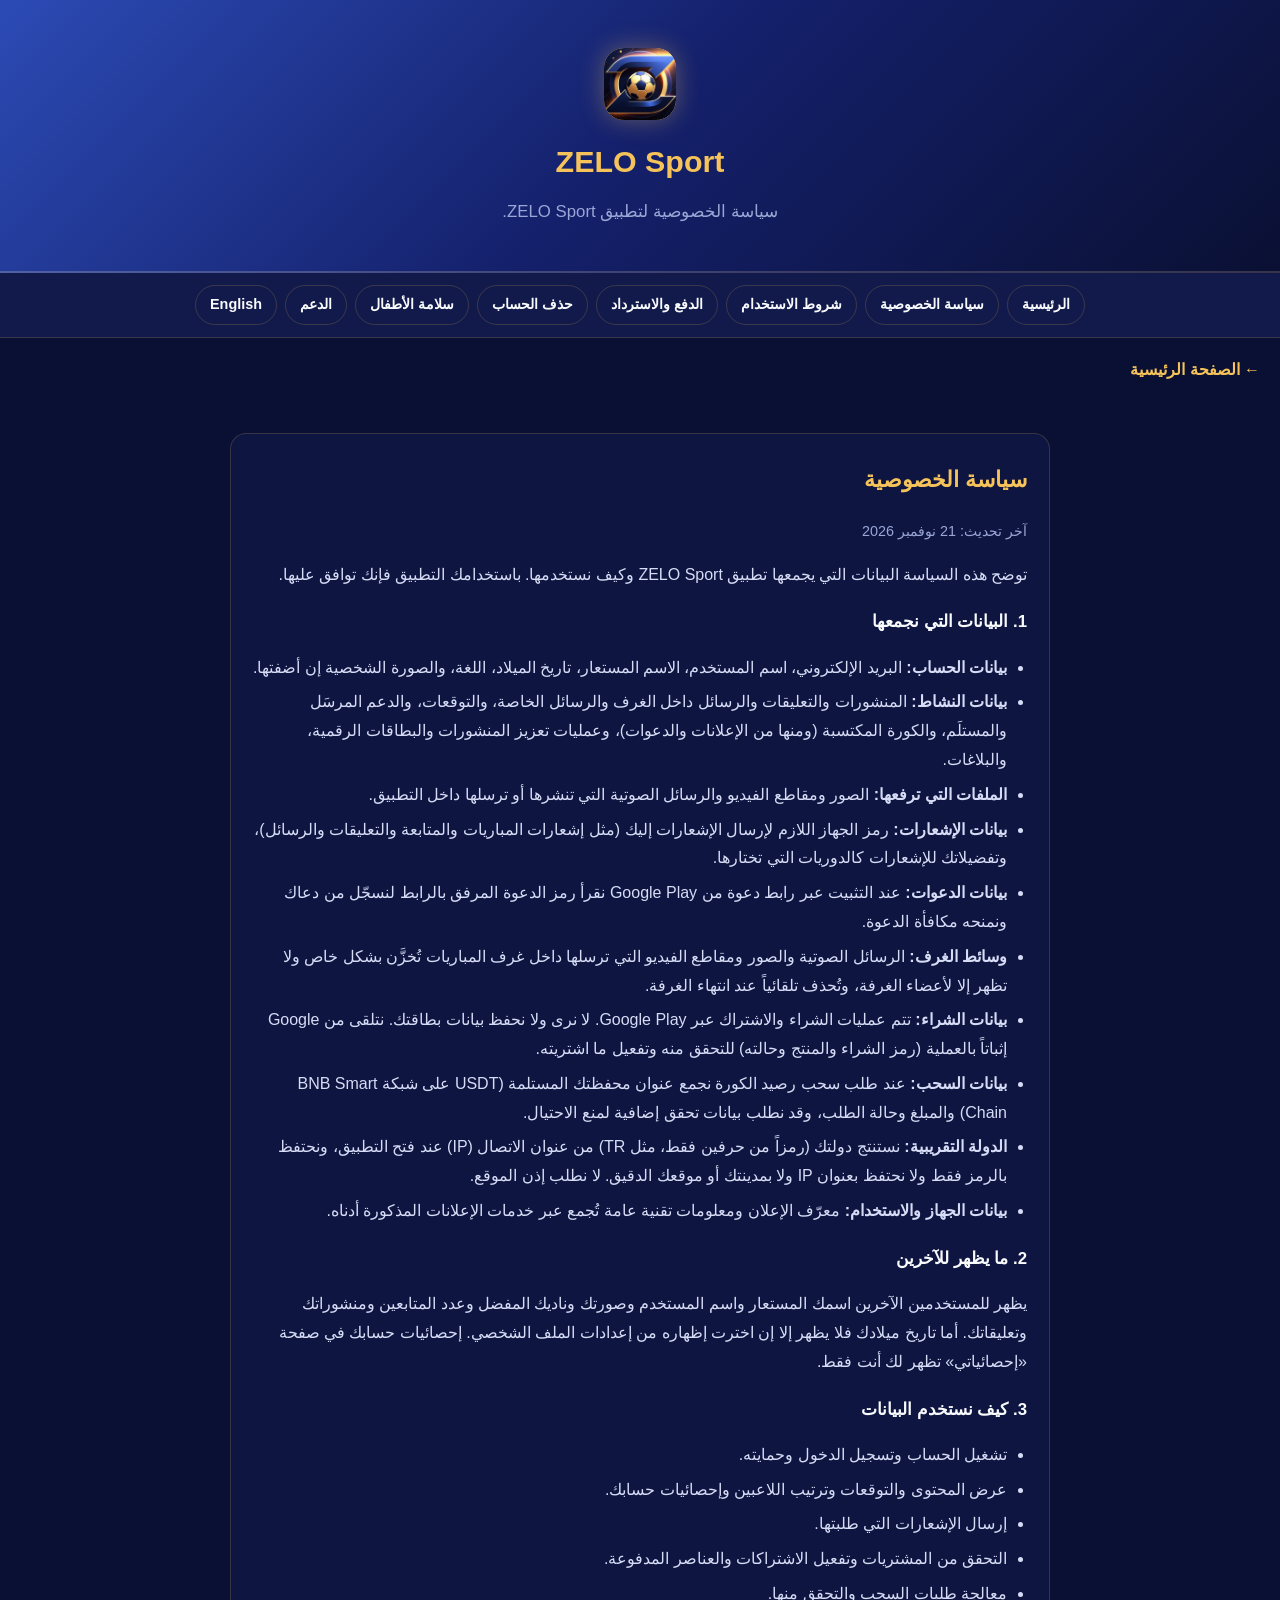
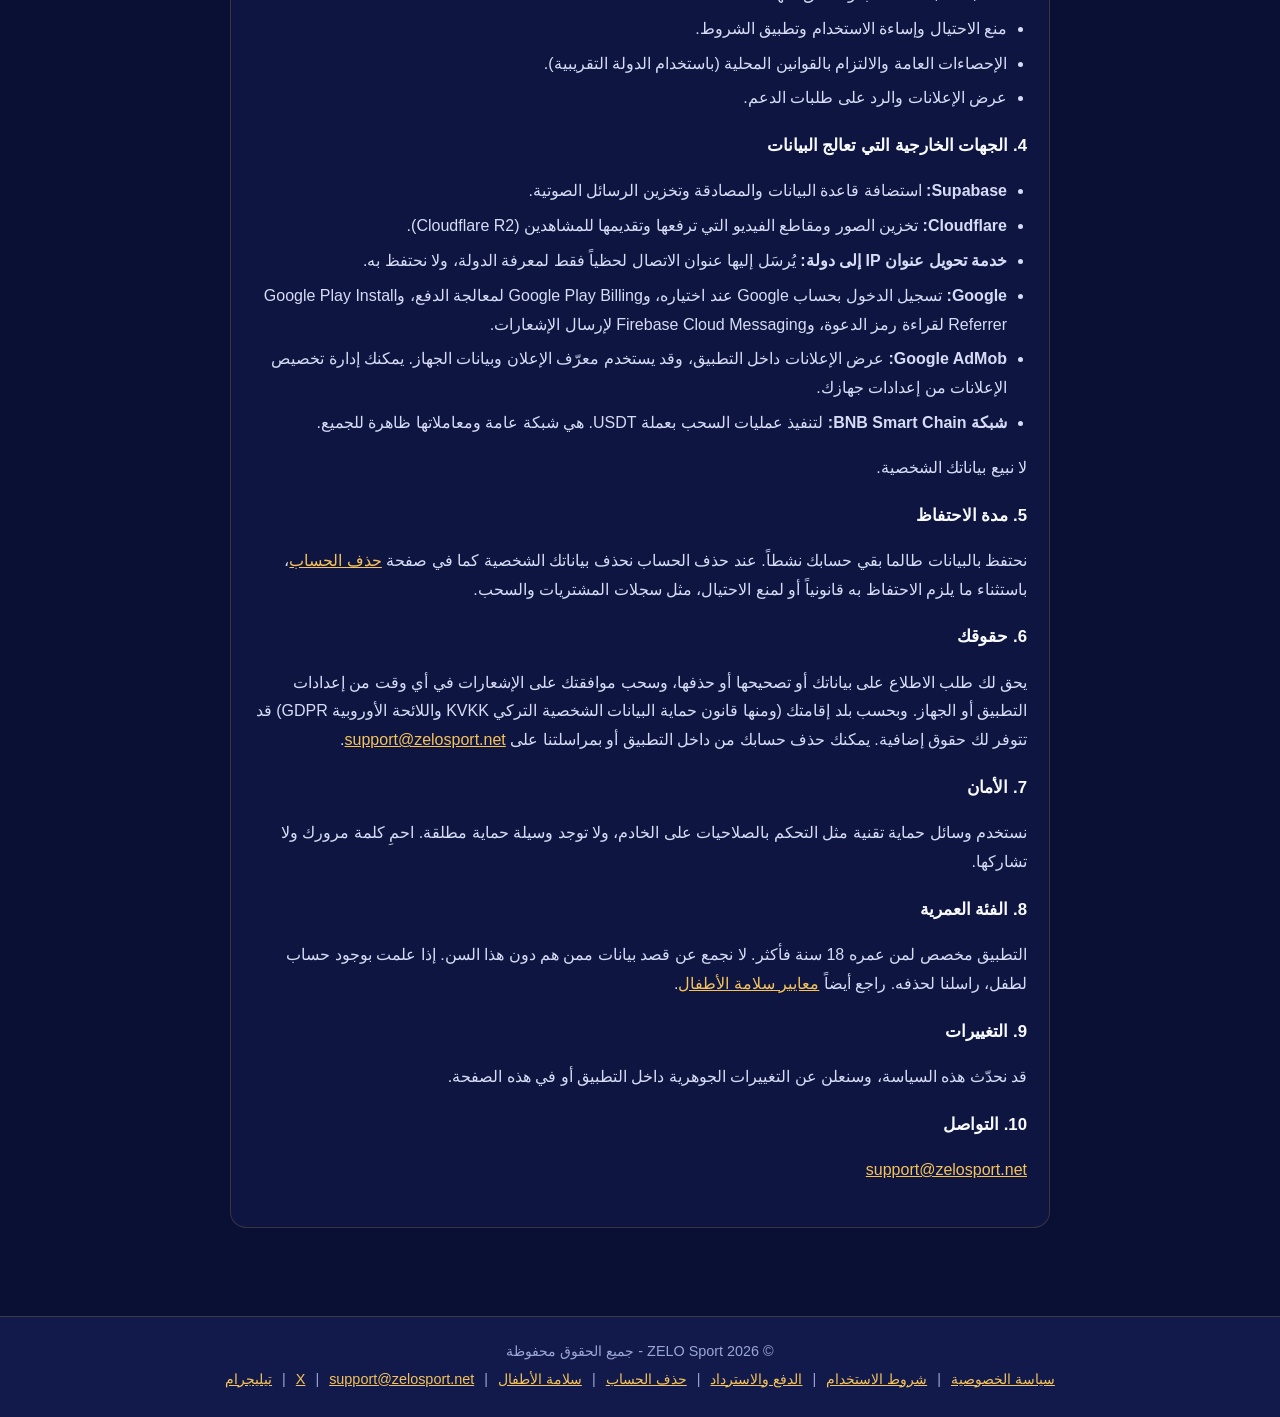
<file: privacy.html>
<!DOCTYPE html>
<html lang="ar" dir="rtl">
<head>
<meta charset="UTF-8">
<meta name="viewport" content="width=device-width, initial-scale=1.0">
<meta name="monetag" content="fd32c4043058c1253eafb8f09c22be37">
<title>سياسة الخصوصية - ZELO Sport</title>
<meta name="description" content="سياسة الخصوصية لتطبيق ZELO Sport.">
<meta name="theme-color" content="#0a1033">
<link rel="canonical" href="https://zelosport.net/privacy.html">
<link rel="alternate" hreflang="ar" href="https://zelosport.net/privacy.html">
<link rel="alternate" hreflang="en" href="https://zelosport.net/privacy-en.html">
<link rel="icon" href="favicon.svg" type="image/svg+xml">
<meta property="og:type" content="website">
<meta property="og:site_name" content="ZELO Sport">
<meta property="og:title" content="سياسة الخصوصية - ZELO Sport">
<meta property="og:description" content="سياسة الخصوصية لتطبيق ZELO Sport.">
<meta property="og:url" content="https://zelosport.net/privacy.html">
<meta property="og:image" content="https://zelosport.net/king-logo.jpg">
<link rel="stylesheet" href="style.css">
</head>
<body>
<header>
<div class="logo"><img src="king-logo.jpg" alt="ZELO Sport" onerror="this.remove()">Z</div>
<h1>ZELO Sport</h1>
<p>سياسة الخصوصية لتطبيق ZELO Sport.</p>
</header>
<nav class="toc">
<a href="index.html">الرئيسية</a><a href="privacy.html">سياسة الخصوصية</a><a href="terms.html">شروط الاستخدام</a><a href="refunds.html">الدفع والاسترداد</a><a href="delete-account.html">حذف الحساب</a><a href="child-safety.html">سلامة الأطفال</a><a href="mailto:support@zelosport.net">الدعم</a><a href="privacy-en.html" hreflang="en">English</a>
</nav>
<a class="back" href="index.html">← الصفحة الرئيسية</a>
<div class="container">
<section>
<h2>سياسة الخصوصية</h2>
<p class="muted">آخر تحديث: 21 نوفمبر 2026</p>
<p>توضح هذه السياسة البيانات التي يجمعها تطبيق ZELO Sport وكيف نستخدمها. باستخدامك التطبيق فإنك توافق عليها.</p>

<h3>1. البيانات التي نجمعها</h3>
<ul>
<li><strong>بيانات الحساب:</strong> البريد الإلكتروني، اسم المستخدم، الاسم المستعار، تاريخ الميلاد، اللغة، والصورة الشخصية إن أضفتها.</li>
<li><strong>بيانات النشاط:</strong> المنشورات والتعليقات والرسائل داخل الغرف والرسائل الخاصة، والتوقعات، والدعم المرسَل والمستلَم، والكورة المكتسبة (ومنها من الإعلانات والدعوات)، وعمليات تعزيز المنشورات والبطاقات الرقمية، والبلاغات.</li>
<li><strong>الملفات التي ترفعها:</strong> الصور ومقاطع الفيديو والرسائل الصوتية التي تنشرها أو ترسلها داخل التطبيق.</li>
<li><strong>بيانات الإشعارات:</strong> رمز الجهاز اللازم لإرسال الإشعارات إليك (مثل إشعارات المباريات والمتابعة والتعليقات والرسائل)، وتفضيلاتك للإشعارات كالدوريات التي تختارها.</li>
<li><strong>بيانات الدعوات:</strong> عند التثبيت عبر رابط دعوة من Google Play نقرأ رمز الدعوة المرفق بالرابط لنسجّل من دعاك ونمنحه مكافأة الدعوة.</li>
<li><strong>وسائط الغرف:</strong> الرسائل الصوتية والصور ومقاطع الفيديو التي ترسلها داخل غرف المباريات تُخزَّن بشكل خاص ولا تظهر إلا لأعضاء الغرفة، وتُحذف تلقائياً عند انتهاء الغرفة.</li>
<li><strong>بيانات الشراء:</strong> تتم عمليات الشراء والاشتراك عبر Google Play. لا نرى ولا نحفظ بيانات بطاقتك. نتلقى من Google إثباتاً بالعملية (رمز الشراء والمنتج وحالته) للتحقق منه وتفعيل ما اشتريته.</li>
<li><strong>بيانات السحب:</strong> عند طلب سحب رصيد الكورة نجمع عنوان محفظتك المستلمة (USDT على شبكة BNB Smart Chain) والمبلغ وحالة الطلب، وقد نطلب بيانات تحقق إضافية لمنع الاحتيال.</li>
<li><strong>الدولة التقريبية:</strong> نستنتج دولتك (رمزاً من حرفين فقط، مثل TR) من عنوان الاتصال (IP) عند فتح التطبيق، ونحتفظ بالرمز فقط ولا نحتفظ بعنوان IP ولا بمدينتك أو موقعك الدقيق. لا نطلب إذن الموقع.</li>
<li><strong>بيانات الجهاز والاستخدام:</strong> معرّف الإعلان ومعلومات تقنية عامة تُجمع عبر خدمات الإعلانات المذكورة أدناه.</li>
</ul>

<h3>2. ما يظهر للآخرين</h3>
<p>يظهر للمستخدمين الآخرين اسمك المستعار واسم المستخدم وصورتك وناديك المفضل وعدد المتابعين ومنشوراتك وتعليقاتك. أما تاريخ ميلادك فلا يظهر إلا إن اخترت إظهاره من إعدادات الملف الشخصي. إحصائيات حسابك في صفحة «إحصائياتي» تظهر لك أنت فقط.</p>

<h3>3. كيف نستخدم البيانات</h3>
<ul>
<li>تشغيل الحساب وتسجيل الدخول وحمايته.</li>
<li>عرض المحتوى والتوقعات وترتيب اللاعبين وإحصائيات حسابك.</li>
<li>إرسال الإشعارات التي طلبتها.</li>
<li>التحقق من المشتريات وتفعيل الاشتراكات والعناصر المدفوعة.</li>
<li>معالجة طلبات السحب والتحقق منها.</li>
<li>منع الاحتيال وإساءة الاستخدام وتطبيق الشروط.</li>
<li>الإحصاءات العامة والالتزام بالقوانين المحلية (باستخدام الدولة التقريبية).</li>
<li>عرض الإعلانات والرد على طلبات الدعم.</li>
</ul>

<h3>4. الجهات الخارجية التي تعالج البيانات</h3>
<ul>
<li><strong>Supabase:</strong> استضافة قاعدة البيانات والمصادقة وتخزين الرسائل الصوتية.</li>
<li><strong>Cloudflare:</strong> تخزين الصور ومقاطع الفيديو التي ترفعها وتقديمها للمشاهدين (Cloudflare R2).</li>
<li><strong>خدمة تحويل عنوان IP إلى دولة:</strong> يُرسَل إليها عنوان الاتصال لحظياً فقط لمعرفة الدولة، ولا نحتفظ به.</li>
<li><strong>Google:</strong> تسجيل الدخول بحساب Google عند اختياره، وGoogle Play Billing لمعالجة الدفع، وGoogle Play Install Referrer لقراءة رمز الدعوة، وFirebase Cloud Messaging لإرسال الإشعارات.</li>
<li><strong>Google AdMob:</strong> عرض الإعلانات داخل التطبيق، وقد يستخدم معرّف الإعلان وبيانات الجهاز. يمكنك إدارة تخصيص الإعلانات من إعدادات جهازك.</li>
<li><strong>شبكة BNB Smart Chain:</strong> لتنفيذ عمليات السحب بعملة USDT. هي شبكة عامة ومعاملاتها ظاهرة للجميع.</li>
</ul>
<p>لا نبيع بياناتك الشخصية.</p>

<h3>5. مدة الاحتفاظ</h3>
<p>نحتفظ بالبيانات طالما بقي حسابك نشطاً. عند حذف الحساب نحذف بياناتك الشخصية كما في صفحة <a href="delete-account.html">حذف الحساب</a>، باستثناء ما يلزم الاحتفاظ به قانونياً أو لمنع الاحتيال، مثل سجلات المشتريات والسحب.</p>

<h3>6. حقوقك</h3>
<p>يحق لك طلب الاطلاع على بياناتك أو تصحيحها أو حذفها، وسحب موافقتك على الإشعارات في أي وقت من إعدادات التطبيق أو الجهاز. وبحسب بلد إقامتك (ومنها قانون حماية البيانات الشخصية التركي KVKK واللائحة الأوروبية GDPR) قد تتوفر لك حقوق إضافية. يمكنك حذف حسابك من داخل التطبيق أو بمراسلتنا على <a href="mailto:support@zelosport.net">support@zelosport.net</a>.</p>

<h3>7. الأمان</h3>
<p>نستخدم وسائل حماية تقنية مثل التحكم بالصلاحيات على الخادم، ولا توجد وسيلة حماية مطلقة. احمِ كلمة مرورك ولا تشاركها.</p>

<h3>8. الفئة العمرية</h3>
<p>التطبيق مخصص لمن عمره 18 سنة فأكثر. لا نجمع عن قصد بيانات ممن هم دون هذا السن. إذا علمت بوجود حساب لطفل، راسلنا لحذفه. راجع أيضاً <a href="child-safety.html">معايير سلامة الأطفال</a>.</p>

<h3>9. التغييرات</h3>
<p>قد نحدّث هذه السياسة، وسنعلن عن التغييرات الجوهرية داخل التطبيق أو في هذه الصفحة.</p>

<h3>10. التواصل</h3>
<p><a href="mailto:support@zelosport.net">support@zelosport.net</a></p>
</section>
</div>
<footer>
&copy; 2026 ZELO Sport - جميع الحقوق محفوظة<br>
<a href="privacy.html">سياسة الخصوصية</a> |
<a href="terms.html">شروط الاستخدام</a> |
<a href="refunds.html">الدفع والاسترداد</a> |
<a href="delete-account.html">حذف الحساب</a> |
<a href="child-safety.html">سلامة الأطفال</a> |
<a href="mailto:support@zelosport.net">support@zelosport.net</a> |
<a href="https://x.com/Zelo_Sport" target="_blank" rel="noopener">X</a> |
<a href="https://t.me/ZeloSport" target="_blank" rel="noopener">تيليجرام</a>
</footer>
</body>
</html>
</file>
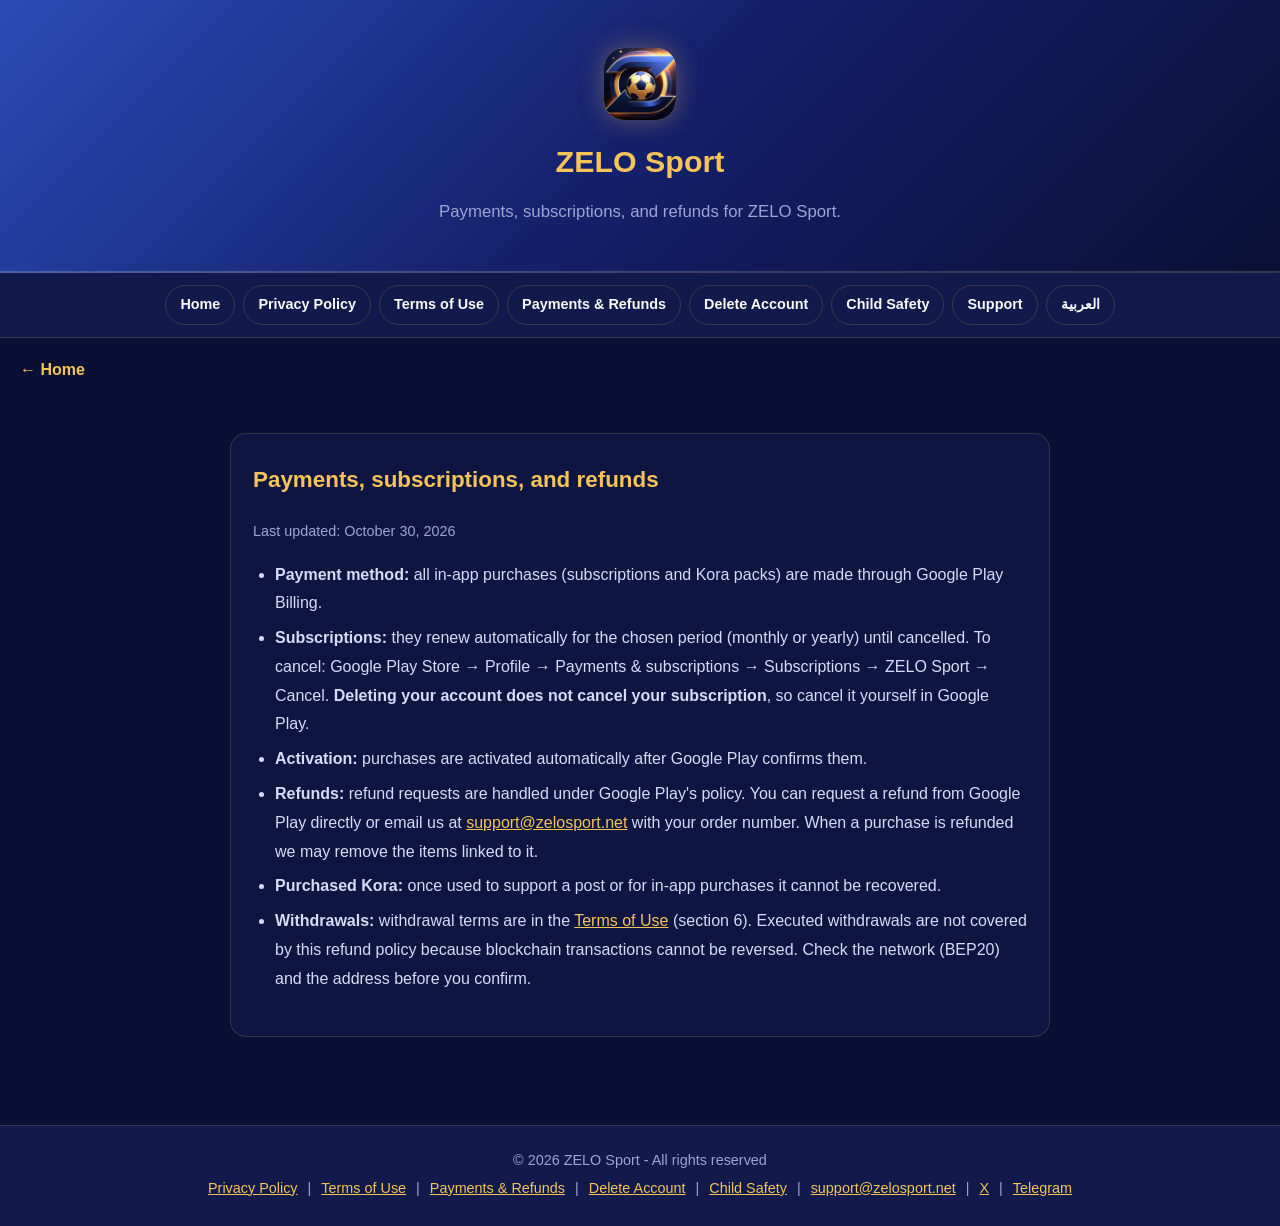
<file: refunds-en.html>
<!DOCTYPE html>
<html lang="en" dir="ltr">
<head>
<meta charset="UTF-8">
<meta name="viewport" content="width=device-width, initial-scale=1.0">
<meta name="monetag" content="fd32c4043058c1253eafb8f09c22be37">
<title>Payments & Refunds - ZELO Sport</title>
<meta name="description" content="Payments, subscriptions, and refunds for ZELO Sport.">
<meta name="theme-color" content="#0a1033">
<link rel="canonical" href="https://zelosport.net/refunds-en.html">
<link rel="alternate" hreflang="ar" href="https://zelosport.net/refunds.html">
<link rel="alternate" hreflang="en" href="https://zelosport.net/refunds-en.html">
<link rel="icon" href="favicon.svg" type="image/svg+xml">
<meta property="og:type" content="website">
<meta property="og:site_name" content="ZELO Sport">
<meta property="og:title" content="Payments & Refunds - ZELO Sport">
<meta property="og:description" content="Payments, subscriptions, and refunds for ZELO Sport.">
<meta property="og:url" content="https://zelosport.net/refunds-en.html">
<meta property="og:image" content="https://zelosport.net/king-logo.jpg">
<link rel="stylesheet" href="style.css">
</head>
<body>
<header>
<div class="logo"><img src="king-logo.jpg" alt="ZELO Sport" onerror="this.remove()">Z</div>
<h1>ZELO Sport</h1>
<p>Payments, subscriptions, and refunds for ZELO Sport.</p>
</header>
<nav class="toc">
<a href="index-en.html">Home</a><a href="privacy-en.html">Privacy Policy</a><a href="terms-en.html">Terms of Use</a><a href="refunds-en.html">Payments &amp; Refunds</a><a href="delete-account-en.html">Delete Account</a><a href="child-safety-en.html">Child Safety</a><a href="mailto:support@zelosport.net">Support</a><a href="refunds.html" hreflang="ar">العربية</a>
</nav>
<a class="back" href="index-en.html">← Home</a>
<div class="container">

<section>
<h2>Payments, subscriptions, and refunds</h2>
<p class="muted">Last updated: October 30, 2026</p>
<ul>
<li><strong>Payment method:</strong> all in-app purchases (subscriptions and Kora packs) are made through Google Play Billing.</li>
<li><strong>Subscriptions:</strong> they renew automatically for the chosen period (monthly or yearly) until cancelled. To cancel: Google Play Store → Profile → Payments &amp; subscriptions → Subscriptions → ZELO Sport → Cancel. <strong>Deleting your account does not cancel your subscription</strong>, so cancel it yourself in Google Play.</li>
<li><strong>Activation:</strong> purchases are activated automatically after Google Play confirms them.</li>
<li><strong>Refunds:</strong> refund requests are handled under Google Play's policy. You can request a refund from Google Play directly or email us at <a href="mailto:support@zelosport.net">support@zelosport.net</a> with your order number. When a purchase is refunded we may remove the items linked to it.</li>
<li><strong>Purchased Kora:</strong> once used to support a post or for in-app purchases it cannot be recovered.</li>
<li><strong>Withdrawals:</strong> withdrawal terms are in the <a href="terms-en.html">Terms of Use</a> (section 6). Executed withdrawals are not covered by this refund policy because blockchain transactions cannot be reversed. Check the network (BEP20) and the address before you confirm.</li>
</ul>
</section>

</div>
<footer>
&copy; 2026 ZELO Sport - All rights reserved<br>
<a href="privacy-en.html">Privacy Policy</a> |
<a href="terms-en.html">Terms of Use</a> |
<a href="refunds-en.html">Payments &amp; Refunds</a> |
<a href="delete-account-en.html">Delete Account</a> |
<a href="child-safety-en.html">Child Safety</a> |
<a href="mailto:support@zelosport.net">support@zelosport.net</a> |
<a href="https://x.com/Zelo_Sport" target="_blank" rel="noopener">X</a> |
<a href="https://t.me/ZeloSport" target="_blank" rel="noopener">Telegram</a>
</footer>
</body>
</html>
</file>
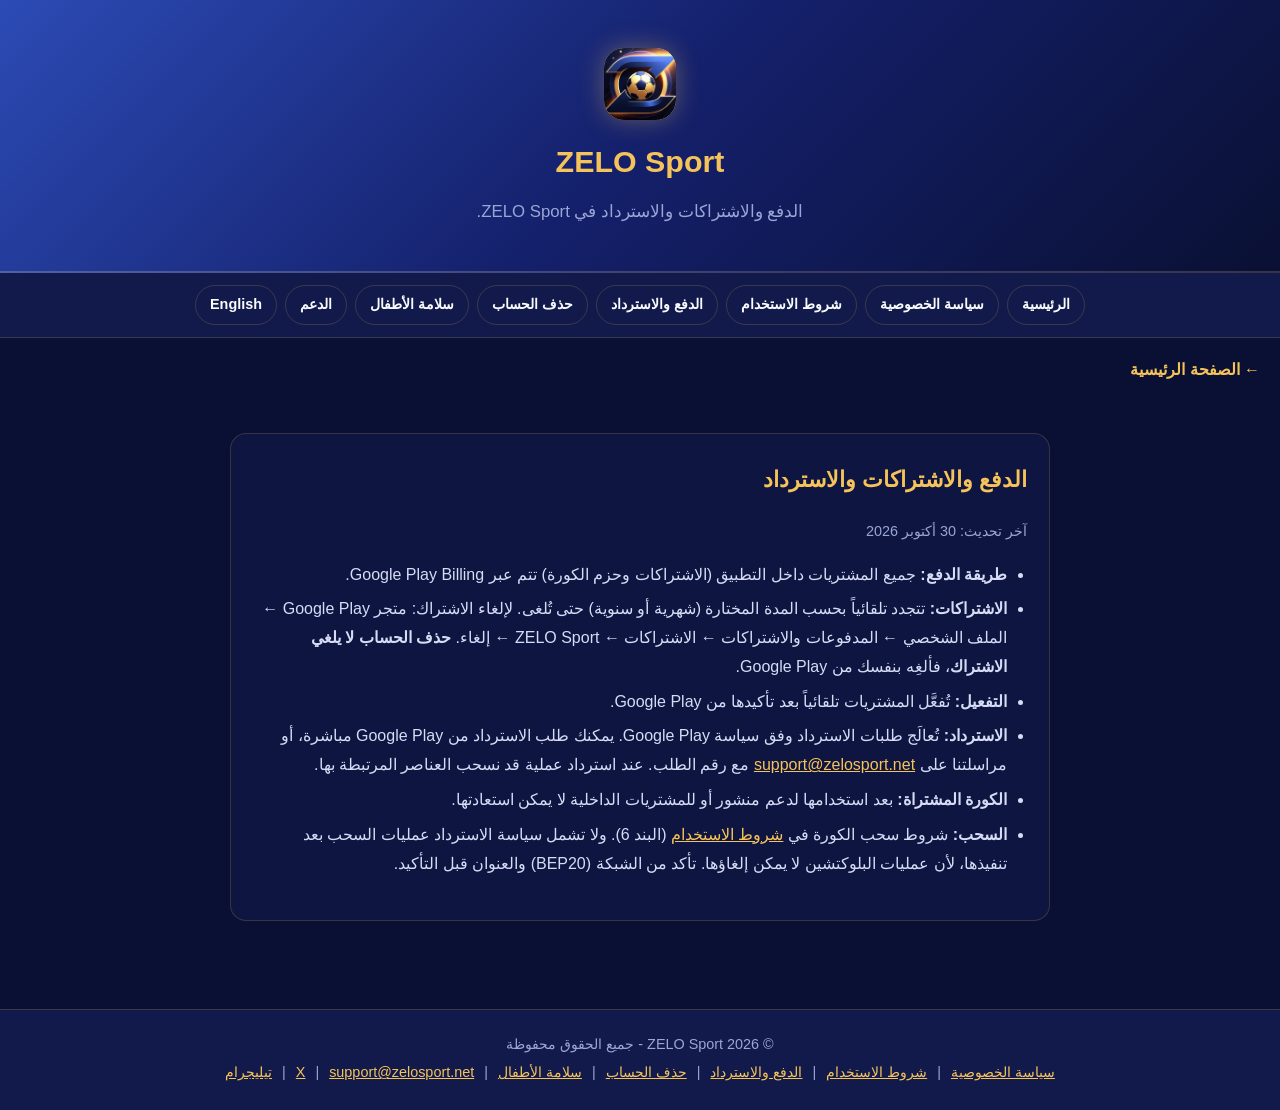
<file: refunds.html>
<!DOCTYPE html>
<html lang="ar" dir="rtl">
<head>
<meta charset="UTF-8">
<meta name="viewport" content="width=device-width, initial-scale=1.0">
<meta name="monetag" content="fd32c4043058c1253eafb8f09c22be37">
<title>الدفع والاسترداد - ZELO Sport</title>
<meta name="description" content="الدفع والاشتراكات والاسترداد في ZELO Sport.">
<meta name="theme-color" content="#0a1033">
<link rel="canonical" href="https://zelosport.net/refunds.html">
<link rel="alternate" hreflang="ar" href="https://zelosport.net/refunds.html">
<link rel="alternate" hreflang="en" href="https://zelosport.net/refunds-en.html">
<link rel="icon" href="favicon.svg" type="image/svg+xml">
<meta property="og:type" content="website">
<meta property="og:site_name" content="ZELO Sport">
<meta property="og:title" content="الدفع والاسترداد - ZELO Sport">
<meta property="og:description" content="الدفع والاشتراكات والاسترداد في ZELO Sport.">
<meta property="og:url" content="https://zelosport.net/refunds.html">
<meta property="og:image" content="https://zelosport.net/king-logo.jpg">
<link rel="stylesheet" href="style.css">
</head>
<body>
<header>
<div class="logo"><img src="king-logo.jpg" alt="ZELO Sport" onerror="this.remove()">Z</div>
<h1>ZELO Sport</h1>
<p>الدفع والاشتراكات والاسترداد في ZELO Sport.</p>
</header>
<nav class="toc">
<a href="index.html">الرئيسية</a><a href="privacy.html">سياسة الخصوصية</a><a href="terms.html">شروط الاستخدام</a><a href="refunds.html">الدفع والاسترداد</a><a href="delete-account.html">حذف الحساب</a><a href="child-safety.html">سلامة الأطفال</a><a href="mailto:support@zelosport.net">الدعم</a><a href="refunds-en.html" hreflang="en">English</a>
</nav>
<a class="back" href="index.html">← الصفحة الرئيسية</a>
<div class="container">

<section>
<h2>الدفع والاشتراكات والاسترداد</h2>
<p class="muted">آخر تحديث: 30 أكتوبر 2026</p>
<ul>
<li><strong>طريقة الدفع:</strong> جميع المشتريات داخل التطبيق (الاشتراكات وحزم الكورة) تتم عبر Google Play Billing.</li>
<li><strong>الاشتراكات:</strong> تتجدد تلقائياً بحسب المدة المختارة (شهرية أو سنوية) حتى تُلغى. لإلغاء الاشتراك: متجر Google Play ← الملف الشخصي ← المدفوعات والاشتراكات ← الاشتراكات ← ZELO Sport ← إلغاء. <strong>حذف الحساب لا يلغي الاشتراك</strong>، فألغِه بنفسك من Google Play.</li>
<li><strong>التفعيل:</strong> تُفعَّل المشتريات تلقائياً بعد تأكيدها من Google Play.</li>
<li><strong>الاسترداد:</strong> تُعالَج طلبات الاسترداد وفق سياسة Google Play. يمكنك طلب الاسترداد من Google Play مباشرة، أو مراسلتنا على <a href="mailto:support@zelosport.net">support@zelosport.net</a> مع رقم الطلب. عند استرداد عملية قد نسحب العناصر المرتبطة بها.</li>
<li><strong>الكورة المشتراة:</strong> بعد استخدامها لدعم منشور أو للمشتريات الداخلية لا يمكن استعادتها.</li>
<li><strong>السحب:</strong> شروط سحب الكورة في <a href="terms.html">شروط الاستخدام</a> (البند 6). ولا تشمل سياسة الاسترداد عمليات السحب بعد تنفيذها، لأن عمليات البلوكتشين لا يمكن إلغاؤها. تأكد من الشبكة (BEP20) والعنوان قبل التأكيد.</li>
</ul>
</section>

</div>
<footer>
&copy; 2026 ZELO Sport - جميع الحقوق محفوظة<br>
<a href="privacy.html">سياسة الخصوصية</a> |
<a href="terms.html">شروط الاستخدام</a> |
<a href="refunds.html">الدفع والاسترداد</a> |
<a href="delete-account.html">حذف الحساب</a> |
<a href="child-safety.html">سلامة الأطفال</a> |
<a href="mailto:support@zelosport.net">support@zelosport.net</a> |
<a href="https://x.com/Zelo_Sport" target="_blank" rel="noopener">X</a> |
<a href="https://t.me/ZeloSport" target="_blank" rel="noopener">تيليجرام</a>
</footer>
</body>
</html>
</file>
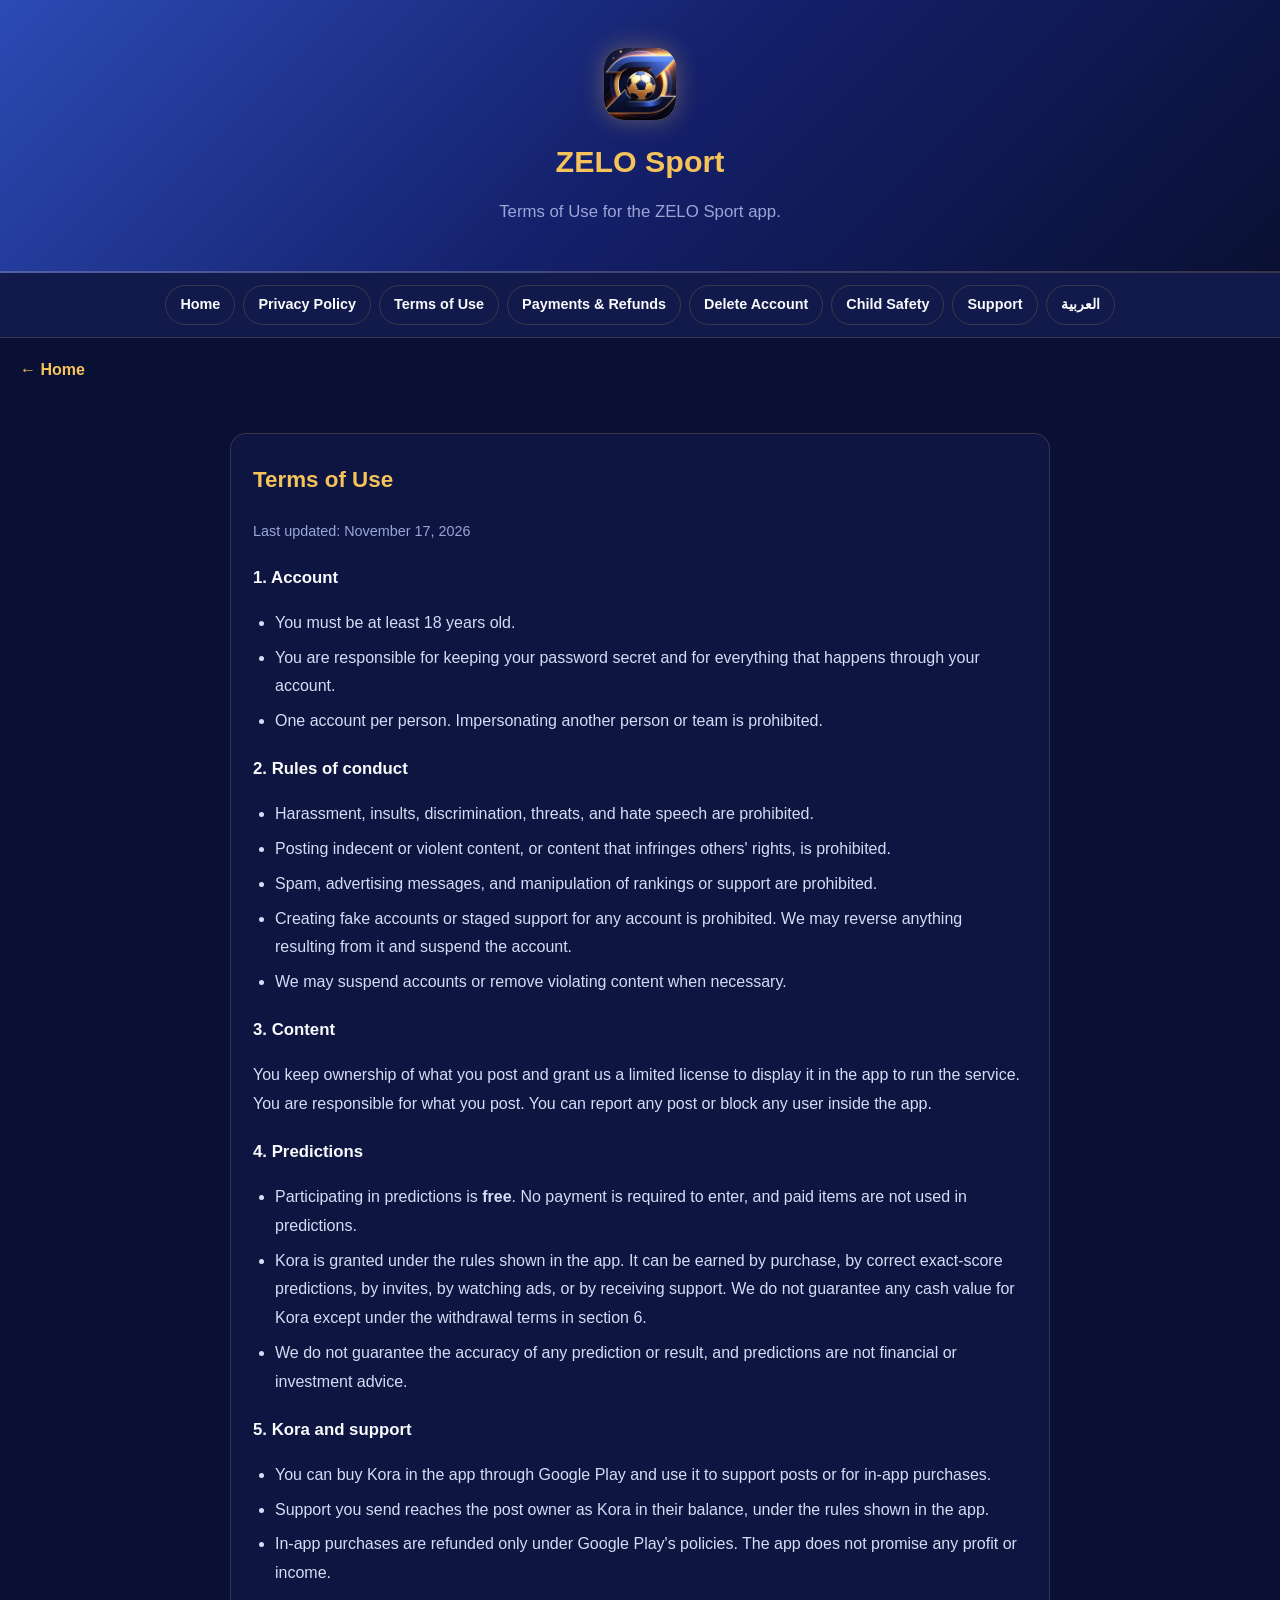
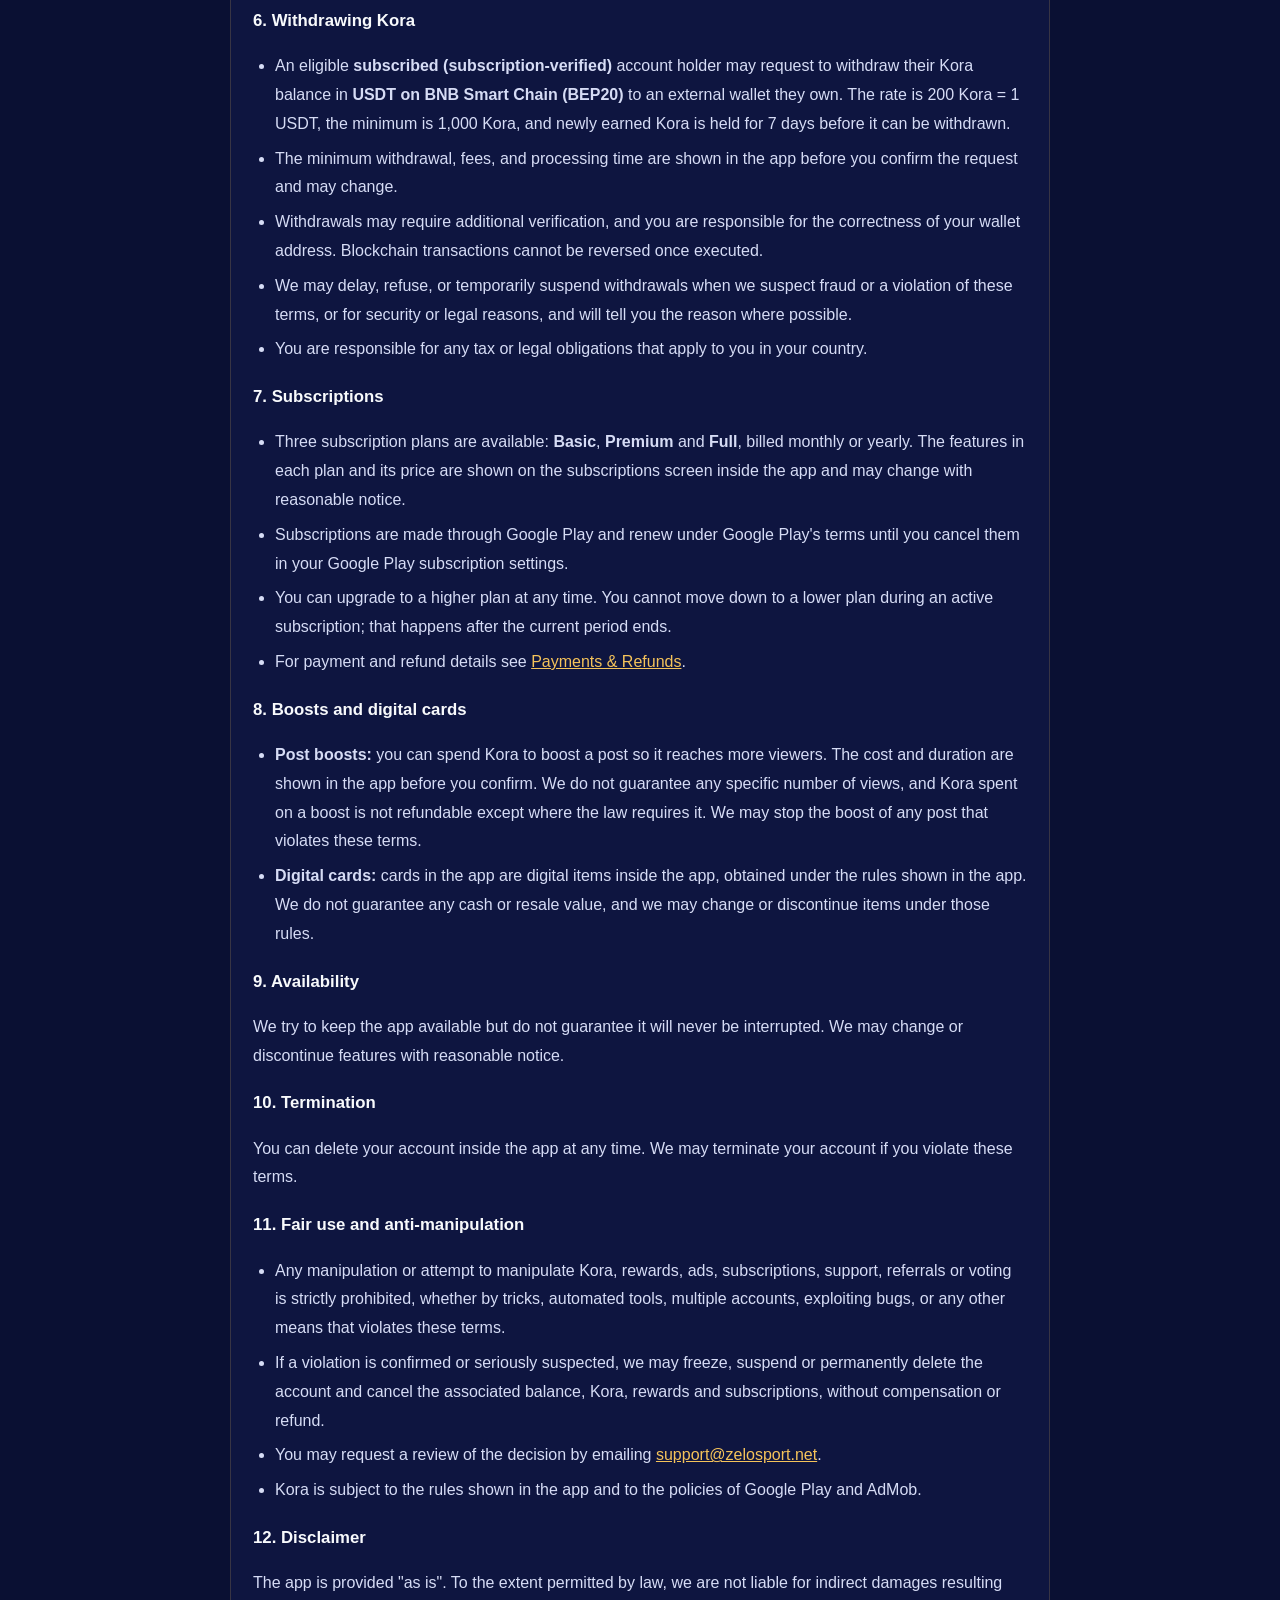
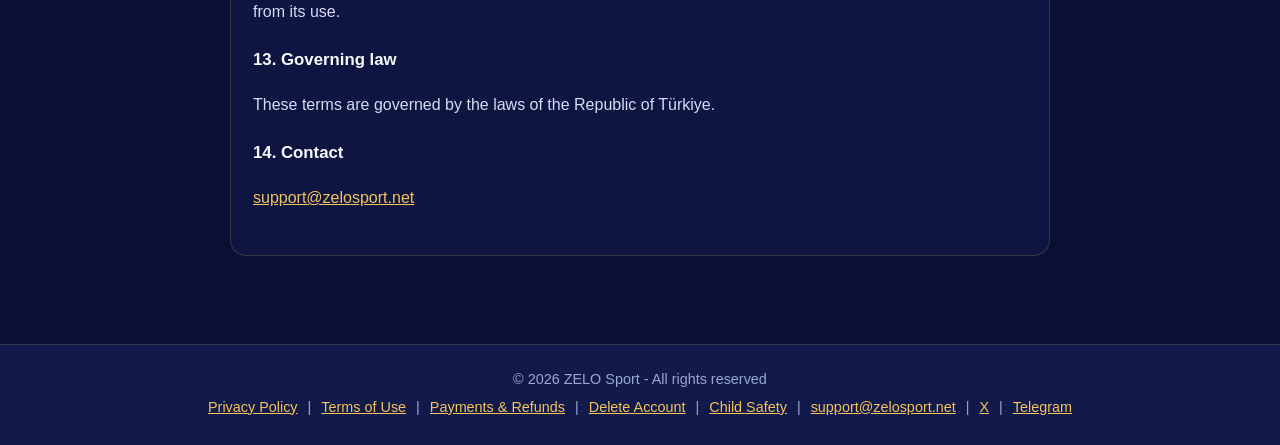
<file: terms-en.html>
<!DOCTYPE html>
<html lang="en" dir="ltr">
<head>
<meta charset="UTF-8">
<meta name="viewport" content="width=device-width, initial-scale=1.0">
<meta name="monetag" content="fd32c4043058c1253eafb8f09c22be37">
<title>Terms of Use - ZELO Sport</title>
<meta name="description" content="Terms of Use for the ZELO Sport app.">
<meta name="theme-color" content="#0a1033">
<link rel="canonical" href="https://zelosport.net/terms-en.html">
<link rel="alternate" hreflang="ar" href="https://zelosport.net/terms.html">
<link rel="alternate" hreflang="en" href="https://zelosport.net/terms-en.html">
<link rel="icon" href="favicon.svg" type="image/svg+xml">
<meta property="og:type" content="website">
<meta property="og:site_name" content="ZELO Sport">
<meta property="og:title" content="Terms of Use - ZELO Sport">
<meta property="og:description" content="Terms of Use for the ZELO Sport app.">
<meta property="og:url" content="https://zelosport.net/terms-en.html">
<meta property="og:image" content="https://zelosport.net/king-logo.jpg">
<link rel="stylesheet" href="style.css">
</head>
<body>
<header>
<div class="logo"><img src="king-logo.jpg" alt="ZELO Sport" onerror="this.remove()">Z</div>
<h1>ZELO Sport</h1>
<p>Terms of Use for the ZELO Sport app.</p>
</header>
<nav class="toc">
<a href="index-en.html">Home</a><a href="privacy-en.html">Privacy Policy</a><a href="terms-en.html">Terms of Use</a><a href="refunds-en.html">Payments &amp; Refunds</a><a href="delete-account-en.html">Delete Account</a><a href="child-safety-en.html">Child Safety</a><a href="mailto:support@zelosport.net">Support</a><a href="terms.html" hreflang="ar">العربية</a>
</nav>
<a class="back" href="index-en.html">← Home</a>
<div class="container">

<section>
<h2>Terms of Use</h2>
<p class="muted">Last updated: November 17, 2026</p>

<h3>1. Account</h3>
<ul>
<li>You must be at least 18 years old.</li>
<li>You are responsible for keeping your password secret and for everything that happens through your account.</li>
<li>One account per person. Impersonating another person or team is prohibited.</li>
</ul>

<h3>2. Rules of conduct</h3>
<ul>
<li>Harassment, insults, discrimination, threats, and hate speech are prohibited.</li>
<li>Posting indecent or violent content, or content that infringes others' rights, is prohibited.</li>
<li>Spam, advertising messages, and manipulation of rankings or support are prohibited.</li>
<li>Creating fake accounts or staged support for any account is prohibited. We may reverse anything resulting from it and suspend the account.</li>
<li>We may suspend accounts or remove violating content when necessary.</li>
</ul>

<h3>3. Content</h3>
<p>You keep ownership of what you post and grant us a limited license to display it in the app to run the service. You are responsible for what you post. You can report any post or block any user inside the app.</p>

<h3>4. Predictions</h3>
<ul>
<li>Participating in predictions is <strong>free</strong>. No payment is required to enter, and paid items are not used in predictions.</li>
<li>Kora is granted under the rules shown in the app. It can be earned by purchase, by correct exact-score predictions, by invites, by watching ads, or by receiving support. We do not guarantee any cash value for Kora except under the withdrawal terms in section 6.</li>
<li>We do not guarantee the accuracy of any prediction or result, and predictions are not financial or investment advice.</li>
</ul>

<h3>5. Kora and support</h3>
<ul>
<li>You can buy Kora in the app through Google Play and use it to support posts or for in-app purchases.</li>
<li>Support you send reaches the post owner as Kora in their balance, under the rules shown in the app.</li>
<li>In-app purchases are refunded only under Google Play's policies. The app does not promise any profit or income.</li>
</ul>

<h3>6. Withdrawing Kora</h3>
<ul>
<li>An eligible <strong>subscribed (subscription-verified)</strong> account holder may request to withdraw their Kora balance in <strong>USDT on BNB Smart Chain (BEP20)</strong> to an external wallet they own. The rate is 200 Kora = 1 USDT, the minimum is 1,000 Kora, and newly earned Kora is held for 7 days before it can be withdrawn.</li>
<li>The minimum withdrawal, fees, and processing time are shown in the app before you confirm the request and may change.</li>
<li>Withdrawals may require additional verification, and you are responsible for the correctness of your wallet address. Blockchain transactions cannot be reversed once executed.</li>
<li>We may delay, refuse, or temporarily suspend withdrawals when we suspect fraud or a violation of these terms, or for security or legal reasons, and will tell you the reason where possible.</li>
<li>You are responsible for any tax or legal obligations that apply to you in your country.</li>
</ul>

<h3>7. Subscriptions</h3>
<ul>
<li>Three subscription plans are available: <strong>Basic</strong>, <strong>Premium</strong> and <strong>Full</strong>, billed monthly or yearly. The features in each plan and its price are shown on the subscriptions screen inside the app and may change with reasonable notice.</li>
<li>Subscriptions are made through Google Play and renew under Google Play's terms until you cancel them in your Google Play subscription settings.</li>
<li>You can upgrade to a higher plan at any time. You cannot move down to a lower plan during an active subscription; that happens after the current period ends.</li>
<li>For payment and refund details see <a href="refunds-en.html">Payments &amp; Refunds</a>.</li>
</ul>

<h3>8. Boosts and digital cards</h3>
<ul>
<li><strong>Post boosts:</strong> you can spend Kora to boost a post so it reaches more viewers. The cost and duration are shown in the app before you confirm. We do not guarantee any specific number of views, and Kora spent on a boost is not refundable except where the law requires it. We may stop the boost of any post that violates these terms.</li>
<li><strong>Digital cards:</strong> cards in the app are digital items inside the app, obtained under the rules shown in the app. We do not guarantee any cash or resale value, and we may change or discontinue items under those rules.</li>
</ul>

<h3>9. Availability</h3>
<p>We try to keep the app available but do not guarantee it will never be interrupted. We may change or discontinue features with reasonable notice.</p>

<h3>10. Termination</h3>
<p>You can delete your account inside the app at any time. We may terminate your account if you violate these terms.</p>

<h3>11. Fair use and anti-manipulation</h3>
<ul>
<li>Any manipulation or attempt to manipulate Kora, rewards, ads, subscriptions, support, referrals or voting is strictly prohibited, whether by tricks, automated tools, multiple accounts, exploiting bugs, or any other means that violates these terms.</li>
<li>If a violation is confirmed or seriously suspected, we may freeze, suspend or permanently delete the account and cancel the associated balance, Kora, rewards and subscriptions, without compensation or refund.</li>
<li>You may request a review of the decision by emailing <a href="mailto:support@zelosport.net">support@zelosport.net</a>.</li>
<li>Kora is subject to the rules shown in the app and to the policies of Google Play and AdMob.</li>
</ul>

<h3>12. Disclaimer</h3>
<p>The app is provided "as is". To the extent permitted by law, we are not liable for indirect damages resulting from its use.</p>

<h3>13. Governing law</h3>
<p>These terms are governed by the laws of the Republic of Türkiye.</p>

<h3>14. Contact</h3>
<p><a href="mailto:support@zelosport.net">support@zelosport.net</a></p>
</section>

</div>
<footer>
&copy; 2026 ZELO Sport - All rights reserved<br>
<a href="privacy-en.html">Privacy Policy</a> |
<a href="terms-en.html">Terms of Use</a> |
<a href="refunds-en.html">Payments &amp; Refunds</a> |
<a href="delete-account-en.html">Delete Account</a> |
<a href="child-safety-en.html">Child Safety</a> |
<a href="mailto:support@zelosport.net">support@zelosport.net</a> |
<a href="https://x.com/Zelo_Sport" target="_blank" rel="noopener">X</a> |
<a href="https://t.me/ZeloSport" target="_blank" rel="noopener">Telegram</a>
</footer>
</body>
</html>
</file>
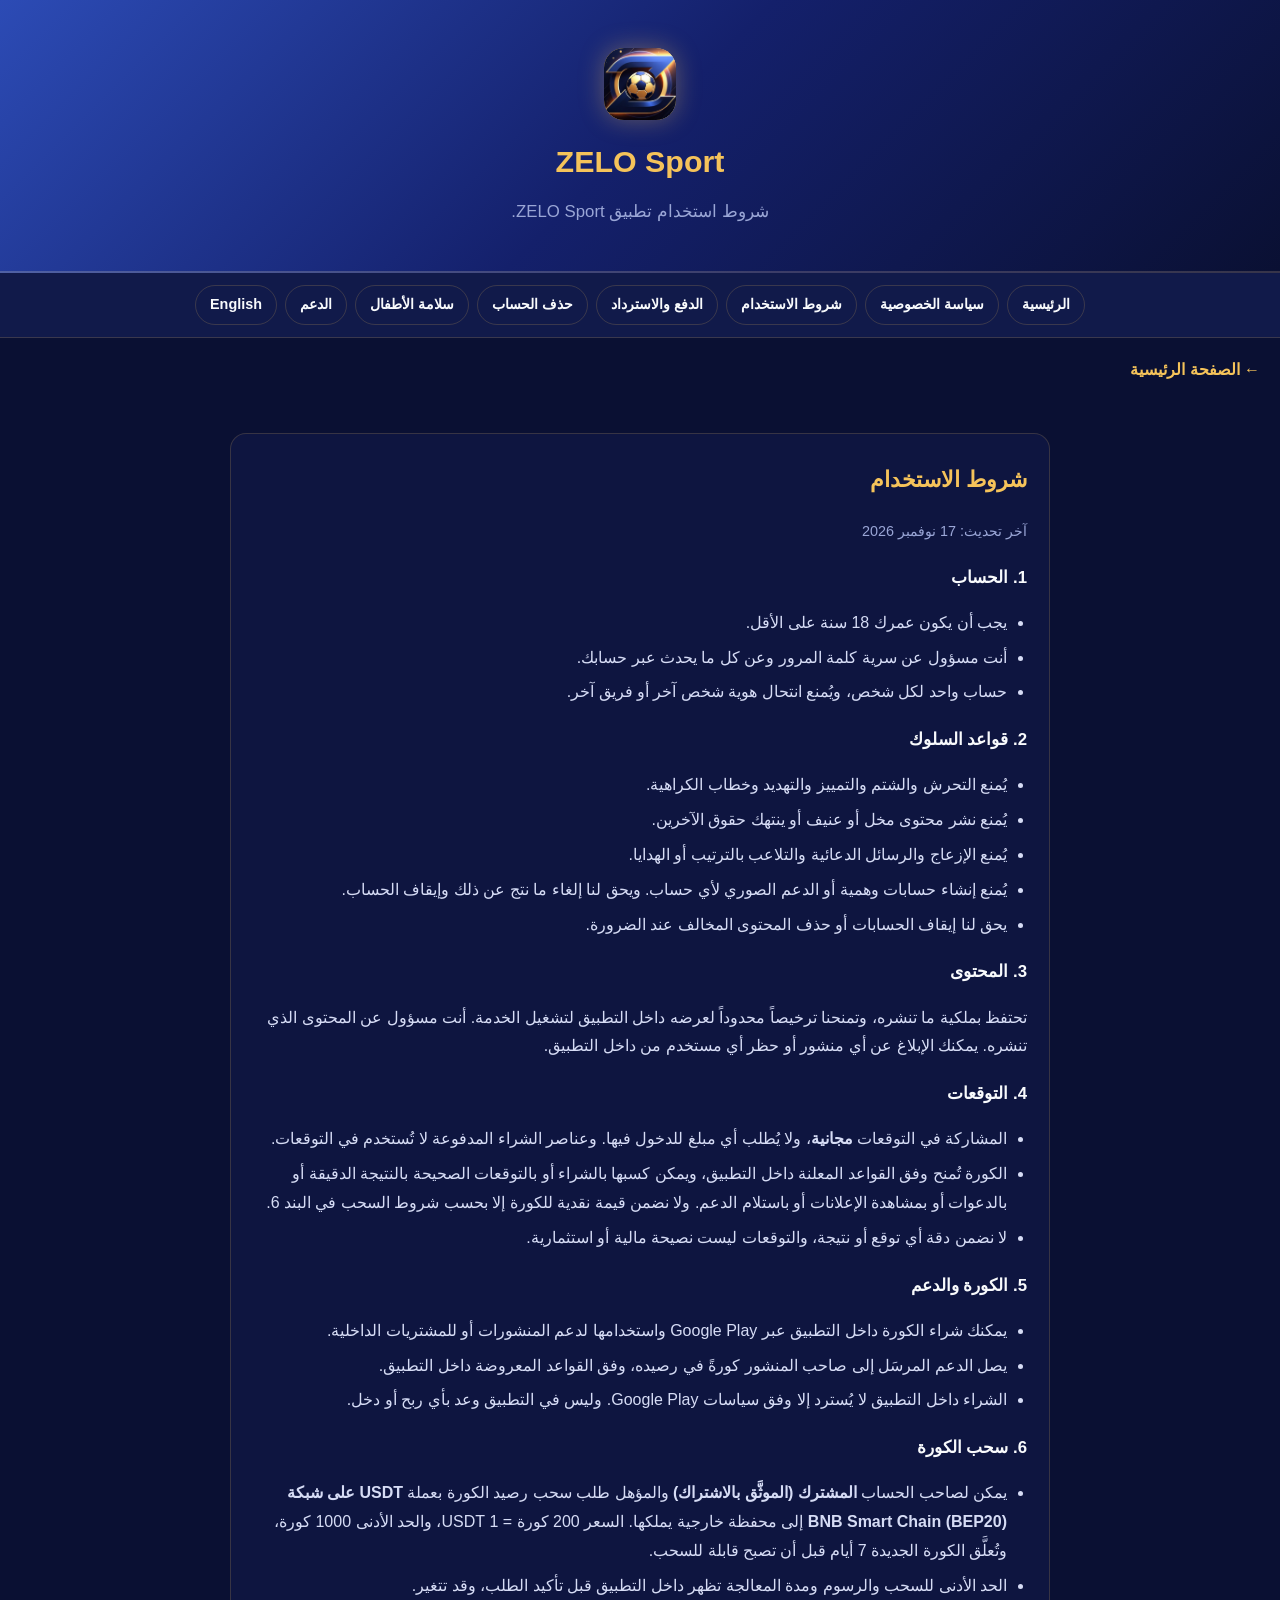
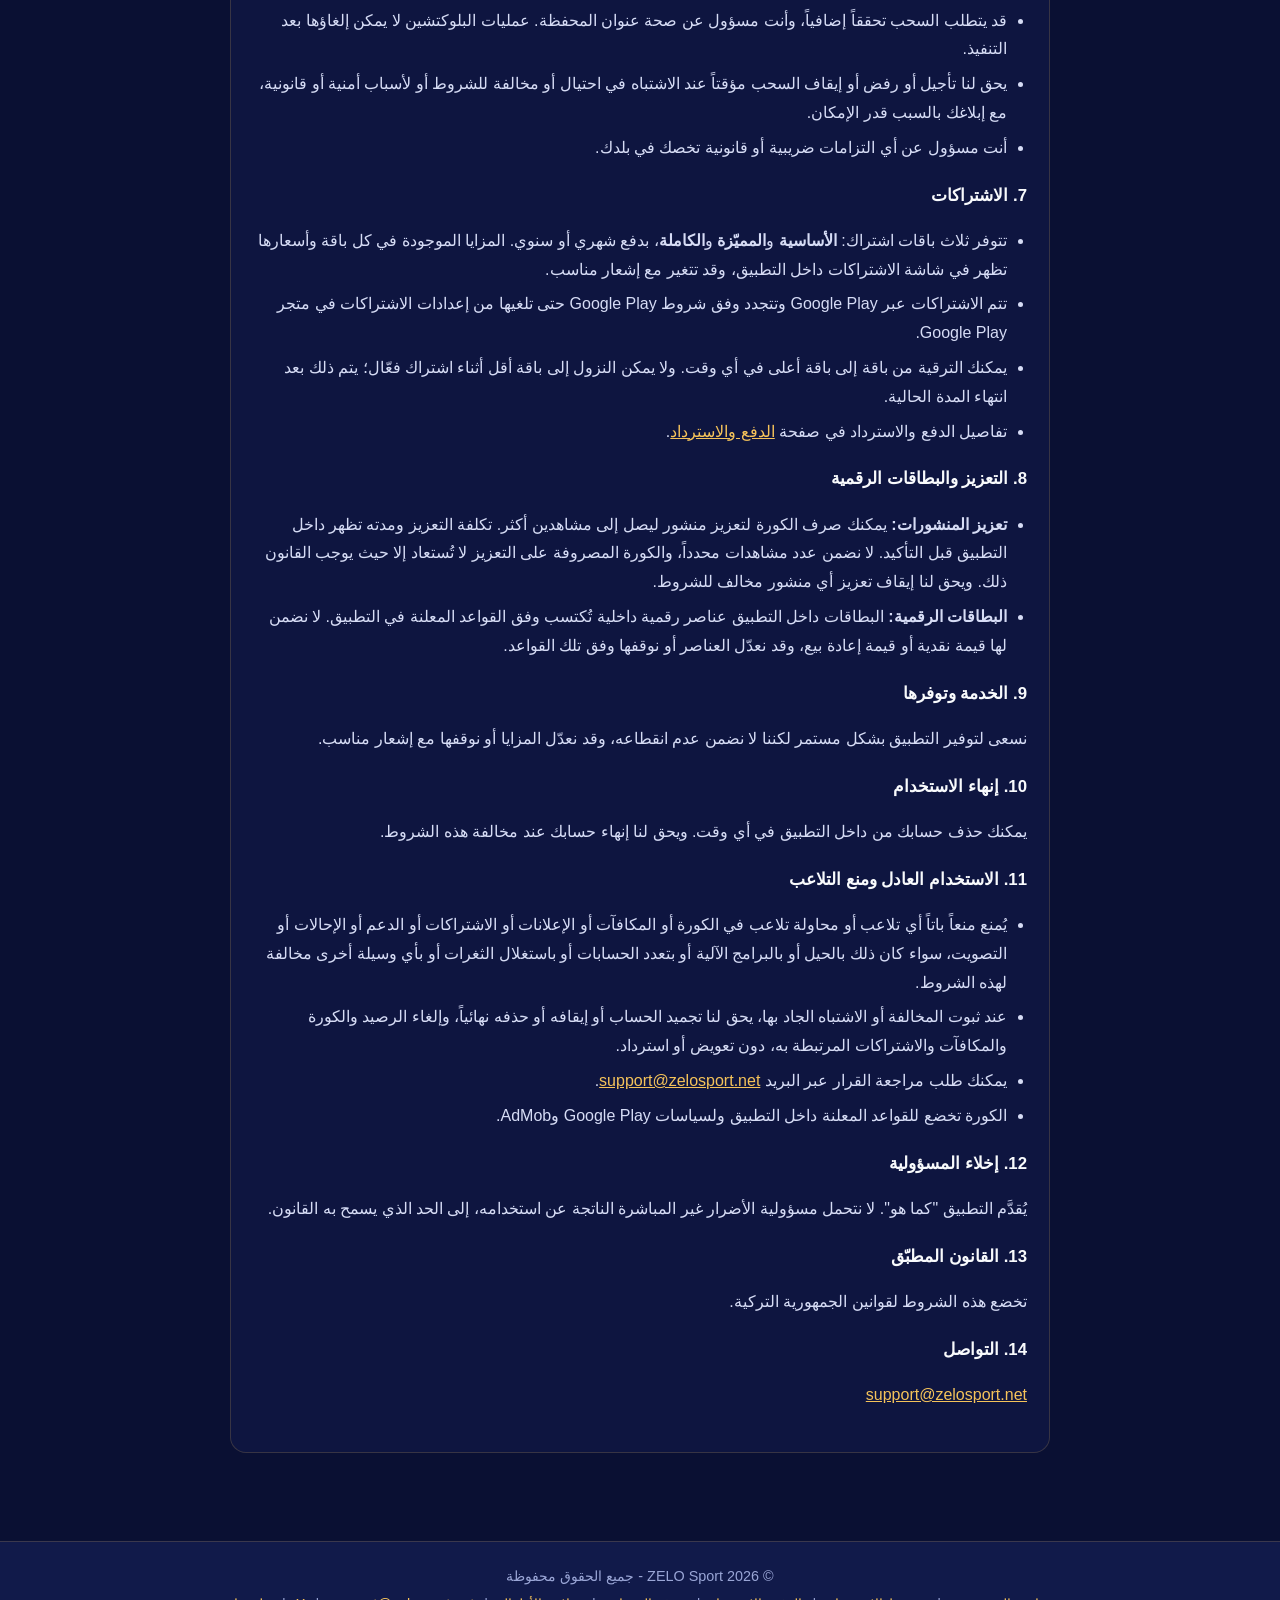
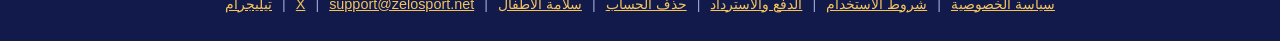
<file: terms.html>
<!DOCTYPE html>
<html lang="ar" dir="rtl">
<head>
<meta charset="UTF-8">
<meta name="viewport" content="width=device-width, initial-scale=1.0">
<meta name="monetag" content="fd32c4043058c1253eafb8f09c22be37">
<title>شروط الاستخدام - ZELO Sport</title>
<meta name="description" content="شروط استخدام تطبيق ZELO Sport.">
<meta name="theme-color" content="#0a1033">
<link rel="canonical" href="https://zelosport.net/terms.html">
<link rel="alternate" hreflang="ar" href="https://zelosport.net/terms.html">
<link rel="alternate" hreflang="en" href="https://zelosport.net/terms-en.html">
<link rel="icon" href="favicon.svg" type="image/svg+xml">
<meta property="og:type" content="website">
<meta property="og:site_name" content="ZELO Sport">
<meta property="og:title" content="شروط الاستخدام - ZELO Sport">
<meta property="og:description" content="شروط استخدام تطبيق ZELO Sport.">
<meta property="og:url" content="https://zelosport.net/terms.html">
<meta property="og:image" content="https://zelosport.net/king-logo.jpg">
<link rel="stylesheet" href="style.css">
</head>
<body>
<header>
<div class="logo"><img src="king-logo.jpg" alt="ZELO Sport" onerror="this.remove()">Z</div>
<h1>ZELO Sport</h1>
<p>شروط استخدام تطبيق ZELO Sport.</p>
</header>
<nav class="toc">
<a href="index.html">الرئيسية</a><a href="privacy.html">سياسة الخصوصية</a><a href="terms.html">شروط الاستخدام</a><a href="refunds.html">الدفع والاسترداد</a><a href="delete-account.html">حذف الحساب</a><a href="child-safety.html">سلامة الأطفال</a><a href="mailto:support@zelosport.net">الدعم</a><a href="terms-en.html" hreflang="en">English</a>
</nav>
<a class="back" href="index.html">← الصفحة الرئيسية</a>
<div class="container">

<section>
<h2>شروط الاستخدام</h2>
<p class="muted">آخر تحديث: 17 نوفمبر 2026</p>

<h3>1. الحساب</h3>
<ul>
<li>يجب أن يكون عمرك 18 سنة على الأقل.</li>
<li>أنت مسؤول عن سرية كلمة المرور وعن كل ما يحدث عبر حسابك.</li>
<li>حساب واحد لكل شخص، ويُمنع انتحال هوية شخص آخر أو فريق آخر.</li>
</ul>

<h3>2. قواعد السلوك</h3>
<ul>
<li>يُمنع التحرش والشتم والتمييز والتهديد وخطاب الكراهية.</li>
<li>يُمنع نشر محتوى مخل أو عنيف أو ينتهك حقوق الآخرين.</li>
<li>يُمنع الإزعاج والرسائل الدعائية والتلاعب بالترتيب أو الهدايا.</li>
<li>يُمنع إنشاء حسابات وهمية أو الدعم الصوري لأي حساب. ويحق لنا إلغاء ما نتج عن ذلك وإيقاف الحساب.</li>
<li>يحق لنا إيقاف الحسابات أو حذف المحتوى المخالف عند الضرورة.</li>
</ul>

<h3>3. المحتوى</h3>
<p>تحتفظ بملكية ما تنشره، وتمنحنا ترخيصاً محدوداً لعرضه داخل التطبيق لتشغيل الخدمة. أنت مسؤول عن المحتوى الذي تنشره. يمكنك الإبلاغ عن أي منشور أو حظر أي مستخدم من داخل التطبيق.</p>

<h3>4. التوقعات</h3>
<ul>
<li>المشاركة في التوقعات <strong>مجانية</strong>، ولا يُطلب أي مبلغ للدخول فيها. وعناصر الشراء المدفوعة لا تُستخدم في التوقعات.</li>
<li>الكورة تُمنح وفق القواعد المعلنة داخل التطبيق، ويمكن كسبها بالشراء أو بالتوقعات الصحيحة بالنتيجة الدقيقة أو بالدعوات أو بمشاهدة الإعلانات أو باستلام الدعم. ولا نضمن قيمة نقدية للكورة إلا بحسب شروط السحب في البند 6.</li>
<li>لا نضمن دقة أي توقع أو نتيجة، والتوقعات ليست نصيحة مالية أو استثمارية.</li>
</ul>

<h3>5. الكورة والدعم</h3>
<ul>
<li>يمكنك شراء الكورة داخل التطبيق عبر Google Play واستخدامها لدعم المنشورات أو للمشتريات الداخلية.</li>
<li>يصل الدعم المرسَل إلى صاحب المنشور كورةً في رصيده، وفق القواعد المعروضة داخل التطبيق.</li>
<li>الشراء داخل التطبيق لا يُسترد إلا وفق سياسات Google Play. وليس في التطبيق وعد بأي ربح أو دخل.</li>
</ul>

<h3>6. سحب الكورة</h3>
<ul>
<li>يمكن لصاحب الحساب <strong>المشترك (الموثَّق بالاشتراك)</strong> والمؤهل طلب سحب رصيد الكورة بعملة <strong>USDT على شبكة BNB Smart Chain (BEP20)</strong> إلى محفظة خارجية يملكها. السعر 200 كورة = 1 USDT، والحد الأدنى 1000 كورة، وتُعلَّق الكورة الجديدة 7 أيام قبل أن تصبح قابلة للسحب.</li>
<li>الحد الأدنى للسحب والرسوم ومدة المعالجة تظهر داخل التطبيق قبل تأكيد الطلب، وقد تتغير.</li>
<li>قد يتطلب السحب تحققاً إضافياً، وأنت مسؤول عن صحة عنوان المحفظة. عمليات البلوكتشين لا يمكن إلغاؤها بعد التنفيذ.</li>
<li>يحق لنا تأجيل أو رفض أو إيقاف السحب مؤقتاً عند الاشتباه في احتيال أو مخالفة للشروط أو لأسباب أمنية أو قانونية، مع إبلاغك بالسبب قدر الإمكان.</li>
<li>أنت مسؤول عن أي التزامات ضريبية أو قانونية تخصك في بلدك.</li>
</ul>

<h3>7. الاشتراكات</h3>
<ul>
<li>تتوفر ثلاث باقات اشتراك: <strong>الأساسية</strong> و<strong>المميّزة</strong> و<strong>الكاملة</strong>، بدفع شهري أو سنوي. المزايا الموجودة في كل باقة وأسعارها تظهر في شاشة الاشتراكات داخل التطبيق، وقد تتغير مع إشعار مناسب.</li>
<li>تتم الاشتراكات عبر Google Play وتتجدد وفق شروط Google Play حتى تلغيها من إعدادات الاشتراكات في متجر Google Play.</li>
<li>يمكنك الترقية من باقة إلى باقة أعلى في أي وقت. ولا يمكن النزول إلى باقة أقل أثناء اشتراك فعّال؛ يتم ذلك بعد انتهاء المدة الحالية.</li>
<li>تفاصيل الدفع والاسترداد في صفحة <a href="refunds.html">الدفع والاسترداد</a>.</li>
</ul>

<h3>8. التعزيز والبطاقات الرقمية</h3>
<ul>
<li><strong>تعزيز المنشورات:</strong> يمكنك صرف الكورة لتعزيز منشور ليصل إلى مشاهدين أكثر. تكلفة التعزيز ومدته تظهر داخل التطبيق قبل التأكيد. لا نضمن عدد مشاهدات محدداً، والكورة المصروفة على التعزيز لا تُستعاد إلا حيث يوجب القانون ذلك. ويحق لنا إيقاف تعزيز أي منشور مخالف للشروط.</li>
<li><strong>البطاقات الرقمية:</strong> البطاقات داخل التطبيق عناصر رقمية داخلية تُكتسب وفق القواعد المعلنة في التطبيق. لا نضمن لها قيمة نقدية أو قيمة إعادة بيع، وقد نعدّل العناصر أو نوقفها وفق تلك القواعد.</li>
</ul>

<h3>9. الخدمة وتوفرها</h3>
<p>نسعى لتوفير التطبيق بشكل مستمر لكننا لا نضمن عدم انقطاعه، وقد نعدّل المزايا أو نوقفها مع إشعار مناسب.</p>

<h3>10. إنهاء الاستخدام</h3>
<p>يمكنك حذف حسابك من داخل التطبيق في أي وقت. ويحق لنا إنهاء حسابك عند مخالفة هذه الشروط.</p>

<h3>11. الاستخدام العادل ومنع التلاعب</h3>
<ul>
<li>يُمنع منعاً باتاً أي تلاعب أو محاولة تلاعب في الكورة أو المكافآت أو الإعلانات أو الاشتراكات أو الدعم أو الإحالات أو التصويت، سواء كان ذلك بالحيل أو بالبرامج الآلية أو بتعدد الحسابات أو باستغلال الثغرات أو بأي وسيلة أخرى مخالفة لهذه الشروط.</li>
<li>عند ثبوت المخالفة أو الاشتباه الجاد بها، يحق لنا تجميد الحساب أو إيقافه أو حذفه نهائياً، وإلغاء الرصيد والكورة والمكافآت والاشتراكات المرتبطة به، دون تعويض أو استرداد.</li>
<li>يمكنك طلب مراجعة القرار عبر البريد <a href="mailto:support@zelosport.net">support@zelosport.net</a>.</li>
<li>الكورة تخضع للقواعد المعلنة داخل التطبيق ولسياسات Google Play وAdMob.</li>
</ul>

<h3>12. إخلاء المسؤولية</h3>
<p>يُقدَّم التطبيق "كما هو". لا نتحمل مسؤولية الأضرار غير المباشرة الناتجة عن استخدامه، إلى الحد الذي يسمح به القانون.</p>

<h3>13. القانون المطبّق</h3>
<p>تخضع هذه الشروط لقوانين الجمهورية التركية.</p>

<h3>14. التواصل</h3>
<p><a href="mailto:support@zelosport.net">support@zelosport.net</a></p>
</section>

</div>
<footer>
&copy; 2026 ZELO Sport - جميع الحقوق محفوظة<br>
<a href="privacy.html">سياسة الخصوصية</a> |
<a href="terms.html">شروط الاستخدام</a> |
<a href="refunds.html">الدفع والاسترداد</a> |
<a href="delete-account.html">حذف الحساب</a> |
<a href="child-safety.html">سلامة الأطفال</a> |
<a href="mailto:support@zelosport.net">support@zelosport.net</a> |
<a href="https://x.com/Zelo_Sport" target="_blank" rel="noopener">X</a> |
<a href="https://t.me/ZeloSport" target="_blank" rel="noopener">تيليجرام</a>
</footer>
</body>
</html>
</file>
<file: style.css>
:root {
            --bg-dark: #0a1033;
            --bg-card: #111a4a;
            --bg-soft: rgba(17, 26, 74, 0.6);
            --accent-purple: #2c4bb5;
            --accent-red: #14206b;
            --accent-gold: #f5c35a;
            --text-main: #f8fafc;
            --text-muted: #9aa6d6;
            --glass-border: rgba(245, 195, 90, 0.18);
        }

        * { box-sizing: border-box; }

        body {
            font-family: 'Noto Sans Arabic', 'Segoe UI', Tahoma, 'Helvetica Neue', Arial, sans-serif;
            background: var(--bg-dark);
            color: var(--text-main);
            margin: 0;
            line-height: 1.8;
        }

        a { color: var(--accent-gold); }

        /* ===== الهيدر ===== */
        header {
            background: linear-gradient(135deg, var(--accent-purple), var(--accent-red), var(--bg-dark));
            padding: 48px 20px 36px;
            text-align: center;
            border-bottom: 2px solid var(--glass-border);
        }
        .logo {
            position: relative; overflow: hidden;
            width: 72px; height: 72px; margin: 0 auto 14px;
            border-radius: 20px;
            display: flex; align-items: center; justify-content: center;
            font-size: 2.2rem; font-weight: 900; color: var(--bg-dark);
            background: linear-gradient(135deg, var(--accent-gold), #fde9a8);
            box-shadow: 0 0 24px rgba(245, 195, 90, 0.35);
        }
        h1 { color: var(--accent-gold); margin: 0 0 8px; font-size: 1.9rem; }
        header p { color: var(--text-muted); font-size: 1.05rem; max-width: 620px; margin: 8px auto; }

        /* ===== القائمة السريعة ===== */
        nav.toc {
            display: flex; flex-wrap: wrap; justify-content: center; gap: 10px;
            padding: 18px 16px;
            background: var(--bg-card);
            border-bottom: 1px solid var(--glass-border);
            position: sticky; top: 0; z-index: 10;
        }
        nav.toc a {
            text-decoration: none; font-weight: 700; font-size: .9rem;
            padding: 6px 14px; border-radius: 20px;
            border: 1px solid var(--glass-border); color: var(--text-main);
        }
        nav.toc a:hover { background: var(--accent-purple); }

        .container { padding: 20px; max-width: 860px; margin: auto; }

        section {
            margin: 28px 0;
            padding: 26px 22px;
            background: var(--bg-soft);
            border: 1px solid var(--glass-border);
            border-radius: 16px;
        }
        h2 { color: var(--accent-gold); margin-top: 0; font-size: 1.4rem; }
        h3 { color: var(--text-main); font-size: 1.05rem; margin: 18px 0 6px; }
        p, li { color: #d6dcf5; font-size: 1rem; }
        ul { padding-right: 20px; }
        li { margin: 6px 0; }
        .muted { color: var(--text-muted); font-size: .9rem; }

        /* ===== البطاقات ===== */
        .features {
            display: grid;
            grid-template-columns: repeat(auto-fit, minmax(200px, 1fr));
            gap: 16px;
            margin-top: 18px;
        }
        .card {
            background: var(--bg-card);
            padding: 18px;
            border-radius: 14px;
            border: 1px solid var(--glass-border);
        }
        .card .icon { font-size: 1.6rem; }
        .card h3 { color: var(--accent-gold); margin-top: 6px; }
        .card p { margin: 4px 0 0; font-size: .92rem; color: var(--text-muted); }

        /* ===== الأسعار ===== */
        .plans {
            display: grid;
            grid-template-columns: repeat(auto-fit, minmax(200px, 1fr));
            gap: 14px;
            margin-top: 14px;
        }
        .plan {
            background: var(--bg-card);
            border: 1px solid var(--glass-border);
            border-radius: 14px;
            padding: 18px;
            text-align: center;
        }
        .plan.best { border: 1.5px solid var(--accent-gold); }
        .price { color: var(--accent-gold); font-size: 1.7rem; font-weight: 900; }

        .btn {
            display: inline-block; margin-top: 12px;
            padding: 12px 26px; border-radius: 14px;
            background: linear-gradient(135deg, var(--accent-purple), var(--accent-gold));
            color: #fff; font-weight: 900; text-decoration: none;
        }

        .notice {
            border-right: 4px solid var(--accent-gold);
            background: rgba(245, 195, 90, 0.08);
            padding: 12px 16px;
            border-radius: 10px;
            margin: 14px 0;
            color: var(--text-main);
        }

        /* ===== التذييل ===== */
        footer {
            background: var(--bg-card);
            padding: 22px 20px;
            margin-top: 40px;
            border-top: 1px solid var(--glass-border);
            color: var(--text-muted);
            font-size: .9em;
            text-align: center;
        }
        footer a { margin: 0 8px; }
    
.back{display:inline-block;margin:18px 20px 0;font-weight:700;text-decoration:none}

/* ===== إضافات ===== */
.logo img{position:absolute;inset:0;width:100%;height:100%;object-fit:cover}
html{scroll-behavior:smooth}
a:focus-visible{outline:2px solid var(--accent-gold);outline-offset:3px;border-radius:6px}
nav.toc{gap:8px;padding:12px 10px}
nav.toc a{white-space:nowrap}
@media (max-width:560px){
  header{padding:34px 16px 26px}
  h1{font-size:1.6rem}
  nav.toc{flex-wrap:nowrap;justify-content:flex-start;overflow-x:auto;-webkit-overflow-scrolling:touch}
  section{padding:20px 16px}
}
/* الإنجليزية: اتجاه من اليسار */
html[dir="ltr"] body{text-align:left}
html[dir="ltr"] ul,html[dir="ltr"] ol{padding-right:0;padding-left:22px}
html[dir="ltr"] .notice{border-right:0;border-left:4px solid var(--accent-gold)}
html[dir="rtl"] ol{padding-right:22px}
footer a{display:inline-block;margin:2px 6px}

/* زر التحميل */
.dl-box{text-align:center}
.dl{display:inline-block;padding:14px 30px;border-radius:16px;background:linear-gradient(135deg,var(--accent-gold),#fde9a8);color:var(--bg-dark);font-weight:900;font-size:1.05rem;text-decoration:none;box-shadow:0 0 22px rgba(245,195,90,.3)}
.dl:hover{filter:brightness(1.08)}
.dl-box p{margin:10px 0 0}
</file>
